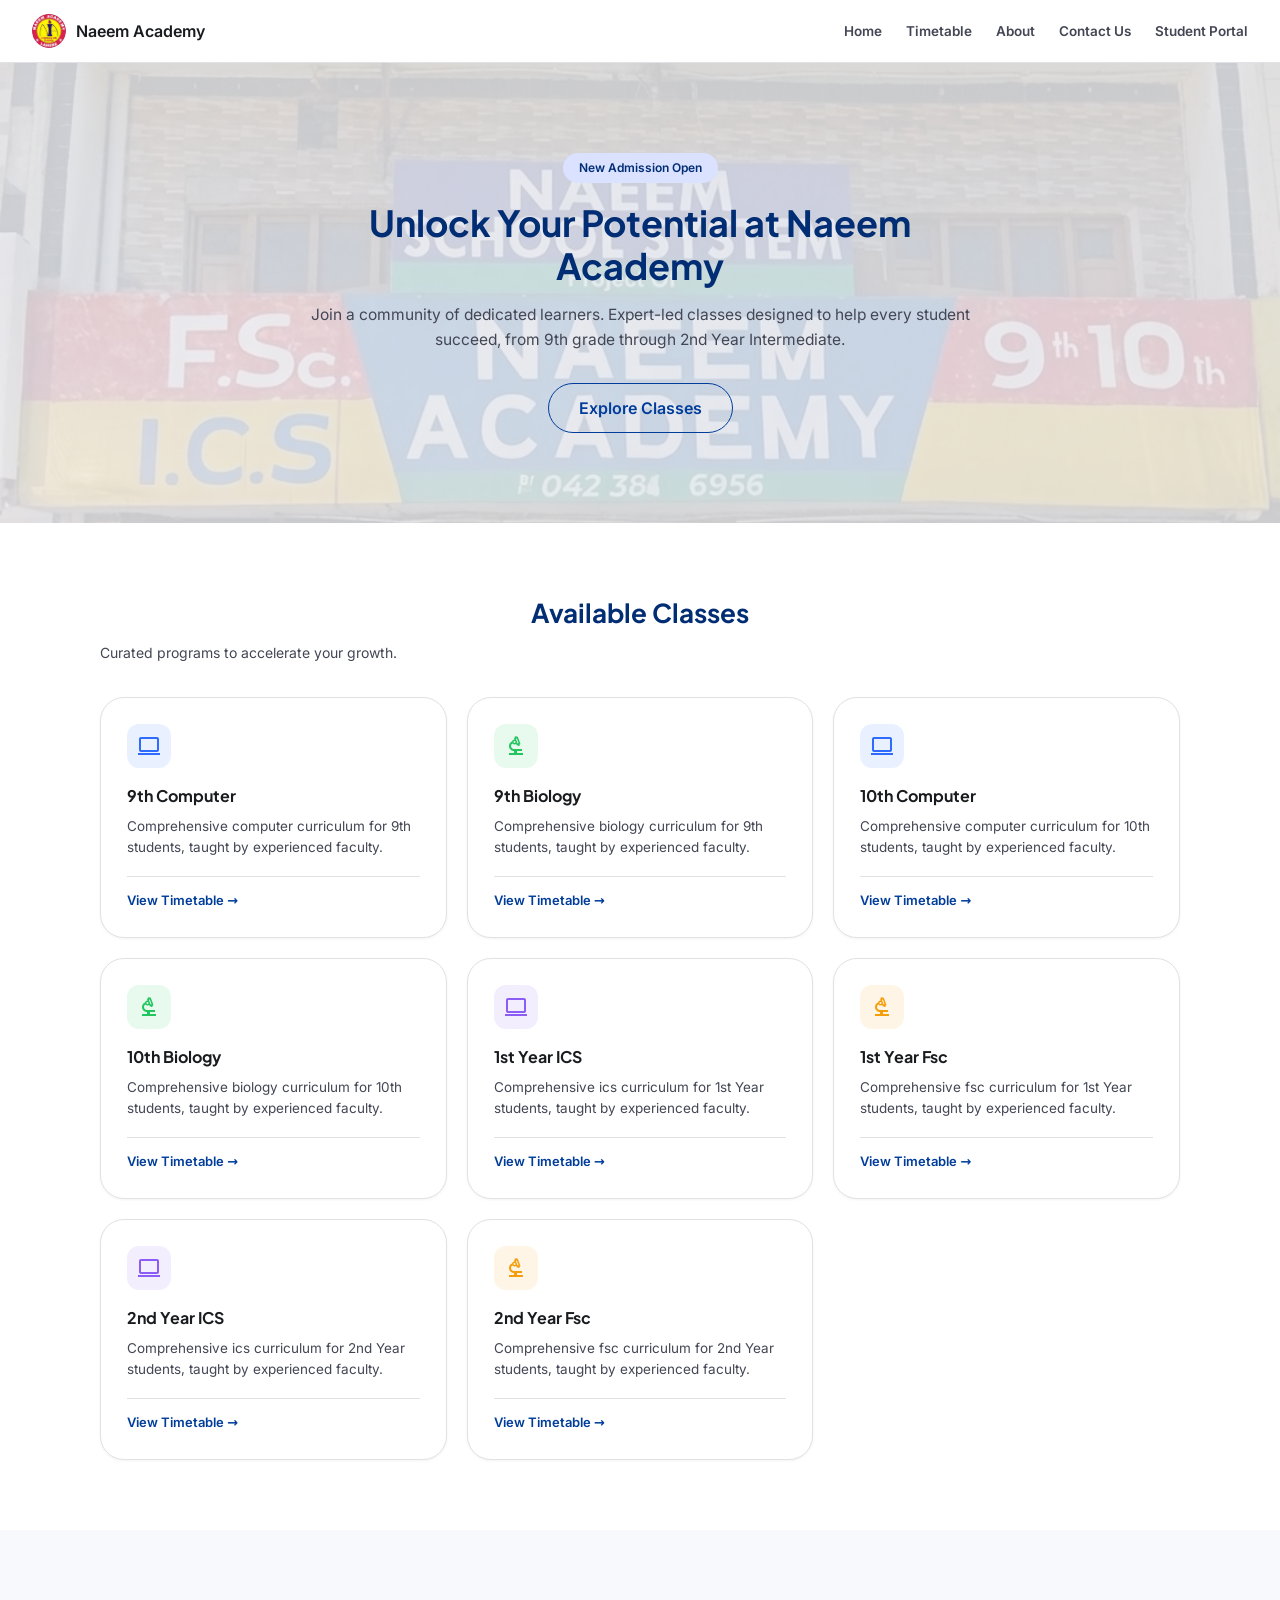
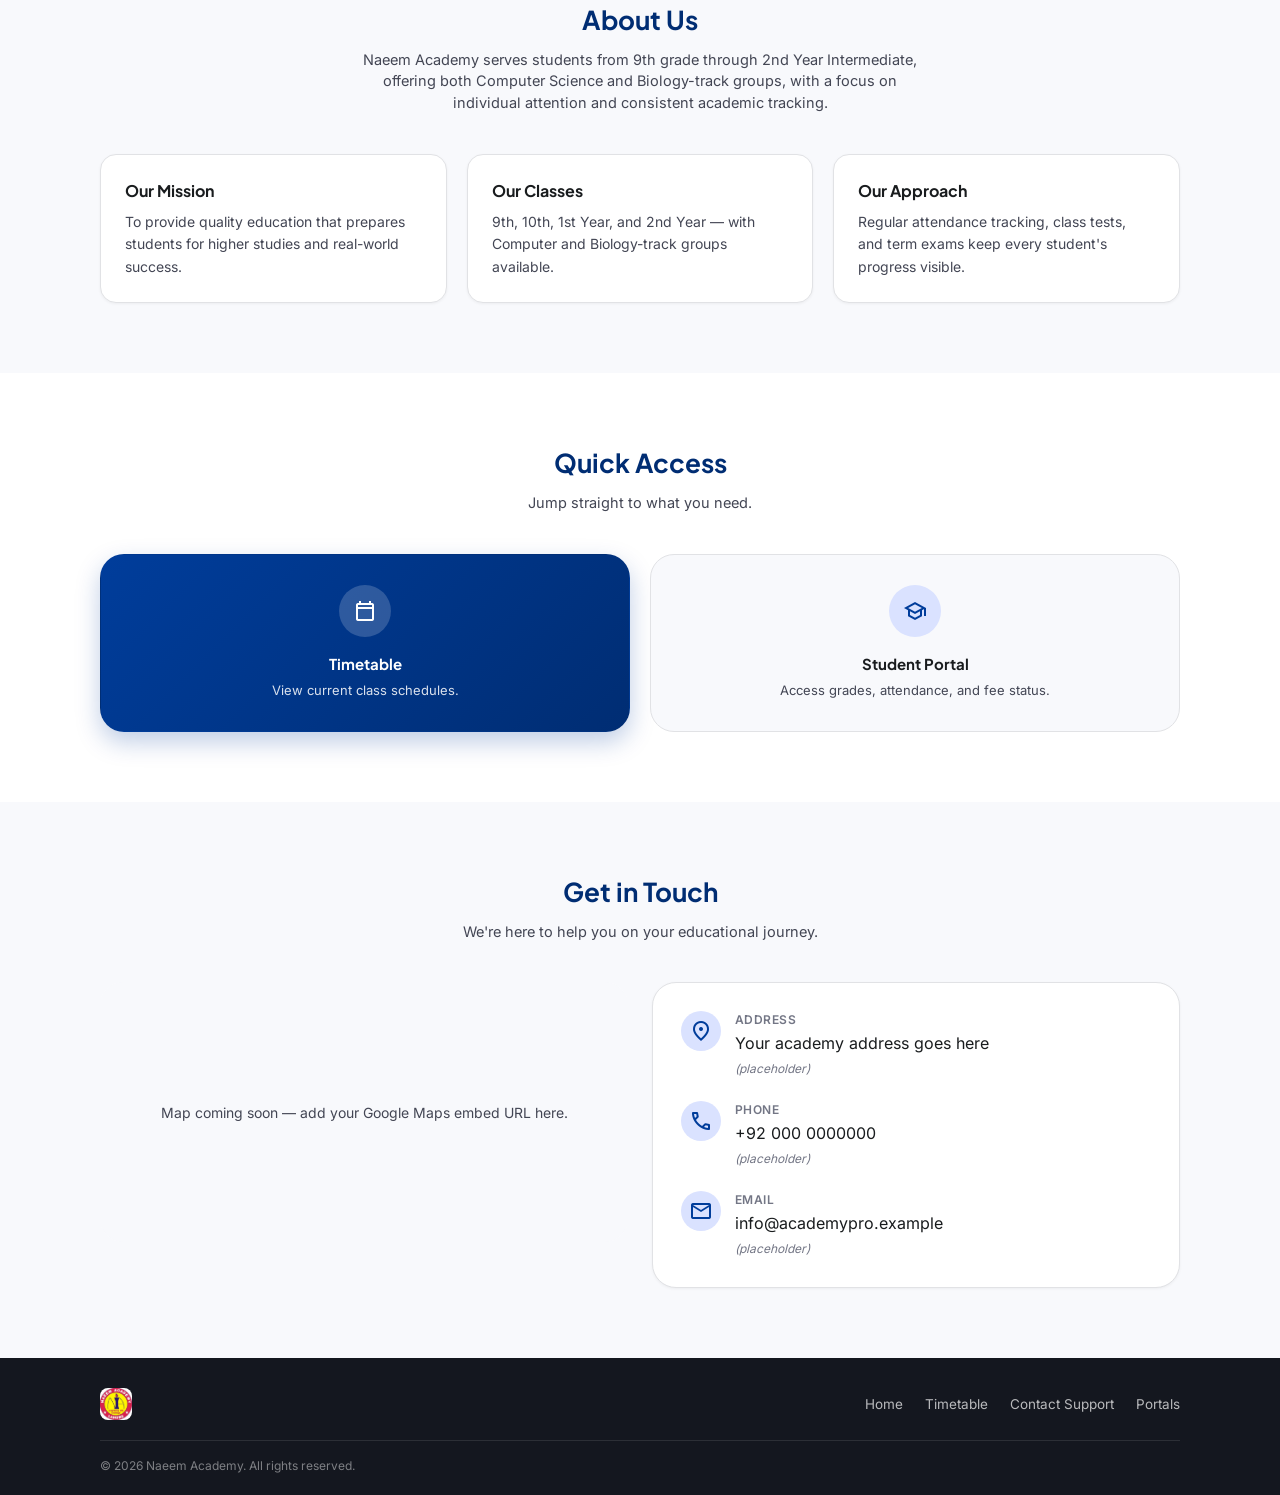
<file: index.html>
<!DOCTYPE html>
<html lang="en">
<head>
<meta charset="UTF-8" />
<meta name="viewport" content="width=device-width, initial-scale=1.0" />
<title>Naeem Academy - Home</title>
<link rel="stylesheet" href="fonts/fonts.css" />
<link rel="stylesheet" href="css/site.css" />
<link rel="stylesheet" href="css/landing.css" />
<link rel="icon" type="image/png" href="assets/favicon.png" />
</head>
<body class="public-body">

<a href="#main-content" class="sr-only-focusable">Skip to main content</a>

<header class="site-nav">
  <a href="#home" class="site-brand">
    <img src="assets/logo.jpg" alt="Naeem Academy logo" />
    <span>Naeem Academy</span>
  </a>
  <button type="button" class="public-nav-toggle" id="public-nav-toggle" aria-label="Open menu" aria-expanded="false">
    <span class="material-symbols-outlined">menu</span>
  </button>
  <nav class="site-nav-links" id="public-nav-links">
    <a href="#home">Home</a>
    <a href="timetable.html">Timetable</a>
    <a href="#about">About</a>
    <a href="#contact">Contact Us</a>
    <a href="student-login.html">Student Portal</a>
  </nav>
</header>

<main id="main-content">

  <section id="home" class="hero" style="background-image: url('assets/background.png');">
    <div class="hero-overlay"></div>
    <div class="hero-content">
      <span class="hero-badge">New Admission Open</span>
      <h1>Unlock Your Potential at Naeem Academy</h1>
      <p class="hero-tagline">Join a community of dedicated learners. Expert-led classes designed to help every student succeed, from 9th grade through 2nd Year Intermediate.</p>
      <a href="#classes" class="hero-cta">Explore Classes</a>
    </div>
  </section>

  <section id="classes" class="public-section">
    <div class="public-section-inner">
      <h2 class="section-heading-left">Available Classes</h2>
      <p class="section-lede-left">Curated programs to accelerate your growth.</p>

      <div class="class-grid" id="classGrid"></div>
    </div>
  </section>

  <section id="about" class="public-section public-section-alt">
    <div class="public-section-inner">
      <h2>About Us</h2>
      <p class="public-lede">
        Naeem Academy serves students from 9th grade through 2nd Year Intermediate, offering
        both Computer Science and Biology-track groups, with a focus on individual attention
        and consistent academic tracking.
      </p>
      <div class="about-grid">
        <div class="about-card">
          <h3>Our Mission</h3>
          <p>To provide quality education that prepares students for higher studies and real-world success.</p>
        </div>
        <div class="about-card">
          <h3>Our Classes</h3>
          <p>9th, 10th, 1st Year, and 2nd Year — with Computer and Biology-track groups available.</p>
        </div>
        <div class="about-card">
          <h3>Our Approach</h3>
          <p>Regular attendance tracking, class tests, and term exams keep every student's progress visible.</p>
        </div>
      </div>
    </div>
  </section>

  <section id="portals" class="public-section">
    <div class="public-section-inner">
      <h2>Quick Access</h2>
      <p class="public-lede">Jump straight to what you need.</p>
      <div class="quick-grid">
        <a href="timetable.html" class="quick-card quick-card-highlight">
          <div class="quick-card-icon"><span class="material-symbols-outlined">calendar_today</span></div>
          <h3>Timetable</h3>
          <p>View current class schedules.</p>
        </a>
        <a href="student-login.html" class="quick-card">
          <div class="quick-card-icon"><span class="material-symbols-outlined">school</span></div>
          <h3>Student Portal</h3>
          <p>Access grades, attendance, and fee status.</p>
        </a>
      </div>
    </div>
  </section>

  <section id="contact" class="public-section public-section-alt">
    <div class="public-section-inner">
      <h2>Get in Touch</h2>
      <p class="public-lede">We're here to help you on your educational journey.</p>
      <div class="contact-grid">
        <div class="contact-map">
          Map coming soon &mdash; add your Google Maps embed URL here.
        </div>
        <div class="contact-details-card">
          <div class="contact-row">
            <span class="contact-icon"><span class="material-symbols-outlined">location_on</span></span>
            <div>
              <div class="contact-label">Address</div>
              <div>Your academy address goes here<br><span class="placeholder-note">(placeholder)</span></div>
            </div>
          </div>
          <div class="contact-row">
            <span class="contact-icon"><span class="material-symbols-outlined">call</span></span>
            <div>
              <div class="contact-label">Phone</div>
              <div>+92 000 0000000<br><span class="placeholder-note">(placeholder)</span></div>
            </div>
          </div>
          <div class="contact-row">
            <span class="contact-icon"><span class="material-symbols-outlined">mail</span></span>
            <div>
              <div class="contact-label">Email</div>
              <div>info@academypro.example<br><span class="placeholder-note">(placeholder)</span></div>
            </div>
          </div>
        </div>
      </div>
    </div>
  </section>

</main>

<footer class="site-footer">
  <div class="site-footer-inner">
    <div class="site-footer-brand">
      <img src="assets/logo.jpg" alt="Naeem Academy logo" />
    </div>
    <nav class="site-footer-links">
      <a href="#home">Home</a>
      <a href="timetable.html">Timetable</a>
      <a href="#contact">Contact Support</a>
      <a href="#portals">Portals</a>
    </nav>
  </div>
  <p class="site-footer-copyright">&copy; 2026 Naeem Academy. All rights reserved.</p>
</footer>

<script src="js/home.js"></script>
</body>
</html>
</file>
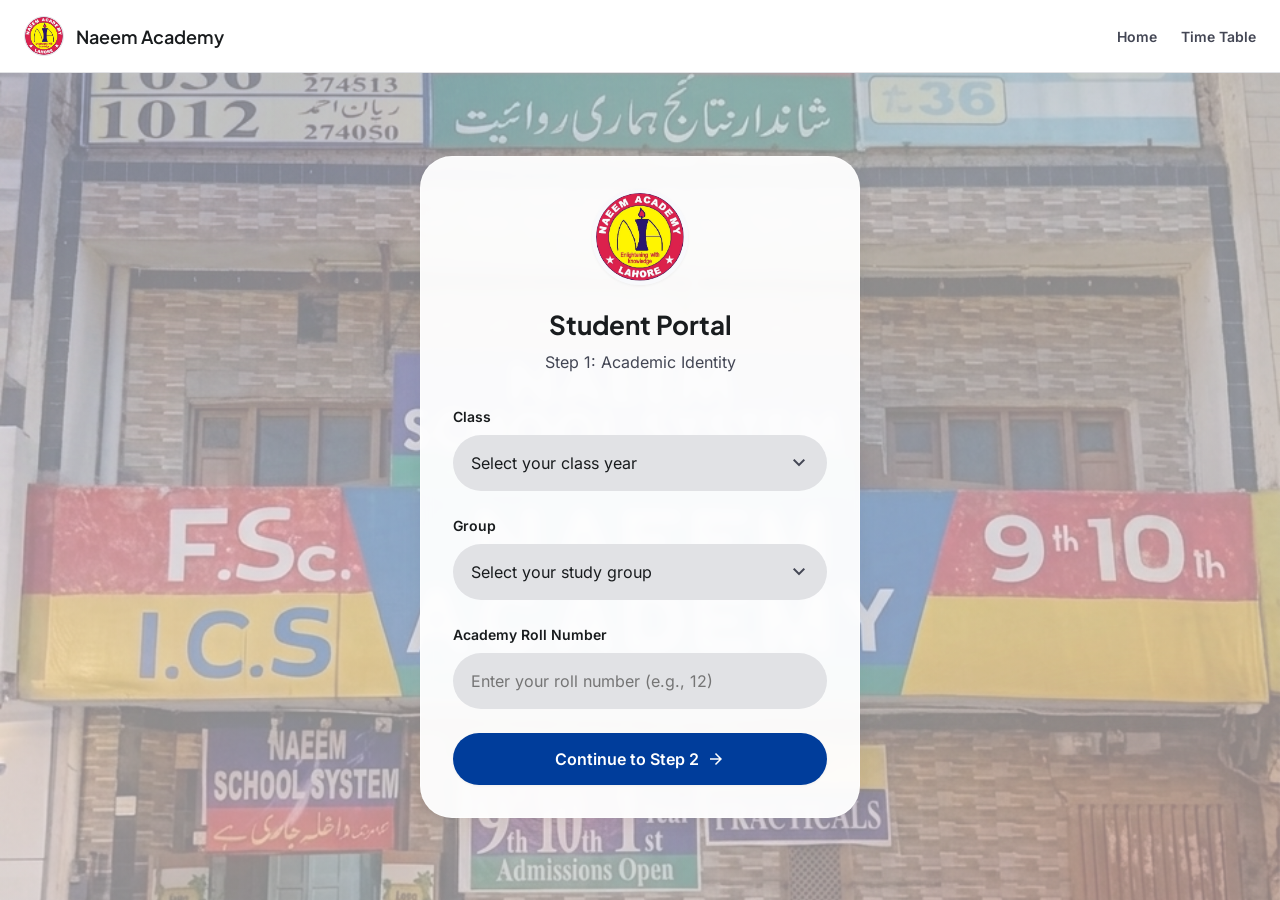
<file: attendance.html>
<!DOCTYPE html>
<html lang="en">
<head>
<meta charset="UTF-8" />
<meta name="viewport" content="width=device-width, initial-scale=1.0" />
<title>Naeem Academy - Attendance</title>
<link rel="stylesheet" href="fonts/fonts.css" />
<link rel="stylesheet" href="css/site.css" />
<link rel="icon" type="image/png" href="assets/favicon.png" />
</head>
<body>
  <div class="page-shell">
    <aside id="sidebar" class="sidebar"></aside>

    <nav id="mobileNav" class="mobile-nav" aria-label="Mobile navigation"></nav>
    <div id="notifModal" class="modal-overlay"></div>

    <div class="page-content">
      <header id="topbar" class="topbar"></header>

      <main class="page-main">
        <section class="profile-header-card">
          <div class="stack-row">
            <div class="avatar-circle"><span class="material-symbols-outlined">person</span></div>
            <div>
              <h1 class="page-title" id="headName"></h1>
              <p class="text-muted" id="headId" style="margin:2px 0 0;"></p>
            </div>
          </div>
          <div style="text-align:right;">
            <span class="text-label">Today's Attendance</span>
            <div id="headStatus" style="margin-top:8px;"></div>
          </div>
        </section>

        <div class="grid grid-3">
          <div class="stat-card" style="flex-direction:row; align-items:center;">
            <div class="avatar-circle" style="background:rgb(134,239,172); color:rgb(21,128,61);">
              <span class="material-symbols-outlined">check_circle</span>
            </div>
            <div>
              <div class="page-title" id="countPresent">0</div>
              <span class="text-label">Present</span>
            </div>
          </div>
          <div class="stat-card" style="flex-direction:row; align-items:center;">
            <div class="avatar-circle" style="background:rgb(254,226,226); color:rgb(220,38,38);">
              <span class="material-symbols-outlined">cancel</span>
            </div>
            <div>
              <div class="page-title" id="countAbsent">0</div>
              <span class="text-label">Absent</span>
            </div>
          </div>
          <div class="stat-card" style="flex-direction:row; align-items:center;">
            <div class="avatar-circle" style="background:rgb(254,243,199); color:rgb(217,119,6);">
              <span class="material-symbols-outlined">warning</span>
            </div>
            <div>
              <div class="page-title" id="countLeave">0</div>
              <span class="text-label">Leave</span>
            </div>
          </div>
        </div>

        <section class="table-card">
          <div class="cal-header">
            <div class="cal-title-row">
              <h2 class="section-title">Monthly Attendance</h2>
              <div class="month-switch">
                <button id="prevMonth" type="button" aria-label="Previous month"><span class="material-symbols-outlined" style="font-size:18px;">chevron_left</span></button>
                <span id="monthLabel">&mdash;</span>
                <button id="nextMonth" type="button" aria-label="Next month"><span class="material-symbols-outlined" style="font-size:18px;">chevron_right</span></button>
              </div>
            </div>
            <div class="cal-legend">
              <span><span class="dot" style="background:#dcfce7;"></span>Present</span>
              <span><span class="dot" style="background:#fee2e2;border:1px solid #dc2626;"></span>Absent</span>
              <span><span class="dot" style="background:#fef3c7;border:1px solid #d97706;"></span>Leave</span>
              <span><span class="dot" style="background:#dbeafe;border:1px solid #1d4ed8;"></span>Holiday</span>
              <span><span class="dot" style="border:1.5px dashed var(--color-outline-light);"></span>No Record</span>
            </div>
          </div>
          <div class="cal-grid" id="calGrid"></div>
        </section>
      </main>

      <footer class="table-card" style="border-radius:0; text-align:center; box-shadow:none; border-top:1px solid var(--color-line); margin-top:auto;">
        <span class="text-label" style="text-transform:none; letter-spacing:normal;">&copy; 2026 Naeem Academy. All rights reserved.</span>
      </footer>
      <div class="mobile-nav-spacer"></div>
    </div>
  </div>

  <script src="js/common.js"></script>
  <script src="js/layout.js"></script>
  <script src="js/attendance.js"></script>
</body>
</html>
</file>
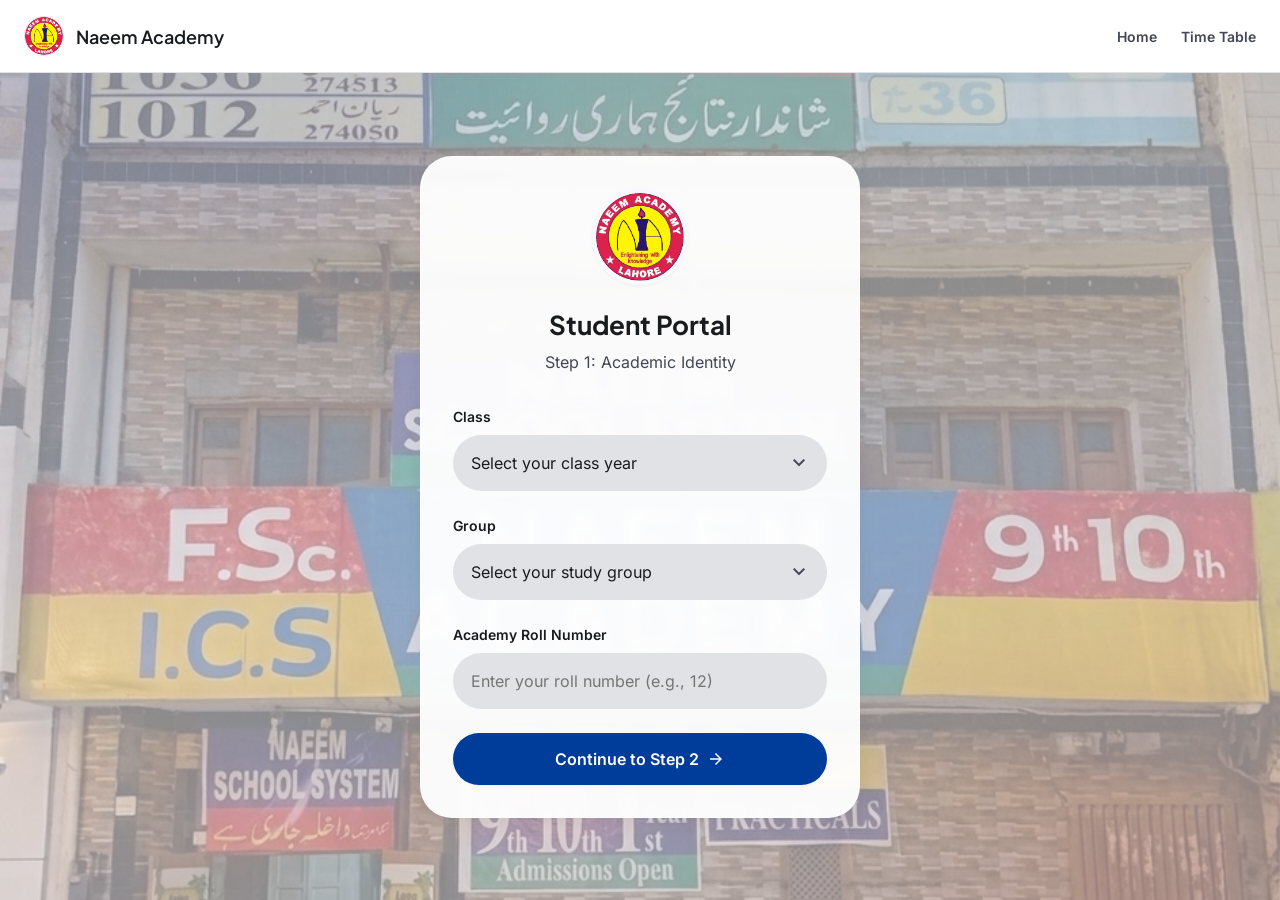
<file: classtest.html>
<!DOCTYPE html>
<html lang="en">
<head>
<meta charset="UTF-8" />
<meta name="viewport" content="width=device-width, initial-scale=1.0" />
<title>Naeem Academy - Class Tests</title>
<link rel="stylesheet" href="fonts/fonts.css" />
<link rel="stylesheet" href="css/site.css" />
<link rel="icon" type="image/png" href="assets/favicon.png" />
</head>
<body>
  <div class="page-shell">
    <aside id="sidebar" class="sidebar"></aside>

    <nav id="mobileNav" class="mobile-nav" aria-label="Mobile navigation"></nav>
    <div id="notifModal" class="modal-overlay"></div>

    <div class="page-content">
      <header id="topbar" class="topbar"></header>

      <main class="page-main">
        <section class="table-card">
          <div class="stack-row-between" style="margin-bottom:24px;">
            <h2 class="section-title">Class Tests</h2>
            <div class="select-filter-wrap">
              <select class="select-filter" id="subjectFilter"></select>
              <span class="material-symbols-outlined control-chevron-right" style="font-size:18px;">expand_more</span>
            </div>
          </div>
          <div class="table-scroll">
            <table class="data-table" id="testTable">
              <thead>
                <tr><th>Test</th><th>Date</th><th>Obtained</th><th>Total</th><th>Percentage</th><th>Grade</th></tr>
              </thead>
              <tbody id="testBody"></tbody>
            </table>
          </div>
          <div class="empty-state" id="emptyState" style="display:none;">No class tests recorded yet.</div>
        </section>
      </main>

      <footer class="table-card" style="border-radius:0; text-align:center; box-shadow:none; border-top:1px solid var(--color-line); margin-top:auto;">
        <span class="text-label" style="text-transform:none; letter-spacing:normal;">&copy; 2026 Naeem Academy. All rights reserved.</span>
      </footer>
      <div class="mobile-nav-spacer"></div>
    </div>
  </div>

  <script src="js/common.js"></script>
  <script src="js/layout.js"></script>
  <script src="js/classtest.js"></script>
</body>
</html>
</file>
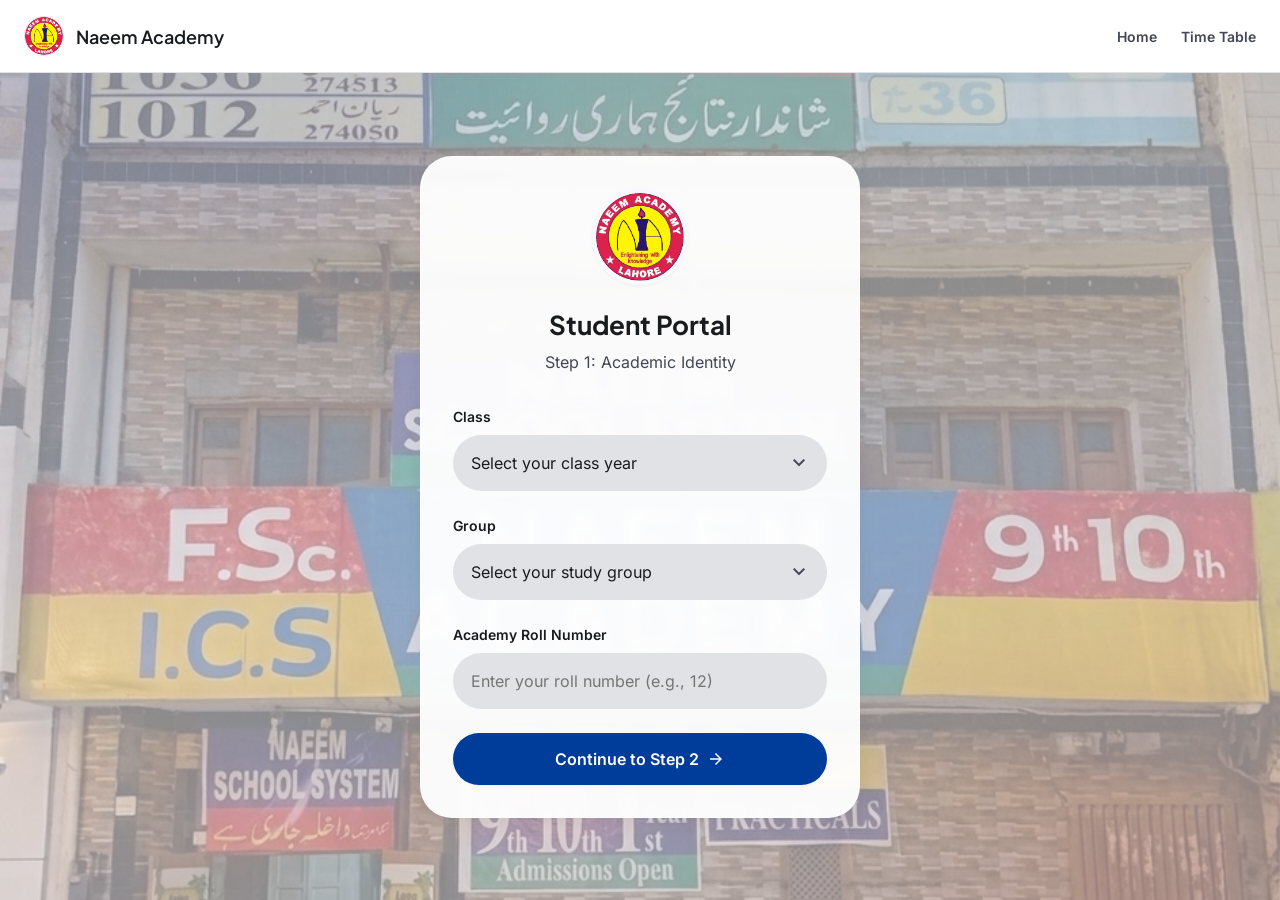
<file: dashboard.html>
<!DOCTYPE html>
<html lang="en">
<head>
<meta charset="UTF-8" />
<meta name="viewport" content="width=device-width, initial-scale=1.0" />
<title>Naeem Academy - Student Dashboard</title>
<link rel="stylesheet" href="fonts/fonts.css" />
<link rel="stylesheet" href="css/site.css" />
<link rel="icon" type="image/png" href="assets/favicon.png" />
</head>
<body>
  <div class="page-shell">
    <aside id="sidebar" class="sidebar"></aside>

    <nav id="mobileNav" class="mobile-nav" aria-label="Mobile navigation"></nav>
    <div id="notifModal" class="modal-overlay"></div>

    <div class="page-content">
      <header id="topbar" class="topbar"></header>

      <main class="page-main">
        <section class="welcome-card">
          <h1 class="text-display-script" id="welcomeName">Welcome</h1>
          <p class="text-muted" style="margin-top:12px;">Here's what's happening with your studies today.</p>
        </section>

        <div class="grid grid-6">
          <div class="stat-card col-span-2">
            <div class="stack-row-between">
              <span class="text-label">Monthly Fee</span>
              <span class="material-symbols-outlined stat-icon">payments</span>
            </div>
            <div class="stat-value" id="statMonthlyFee">&mdash;</div>
          </div>

          <div class="stat-card col-span-2">
            <div class="stack-row-between">
              <span class="text-label">Fee Status</span>
              <span class="material-symbols-outlined stat-icon">check_circle</span>
            </div>
            <div id="statFeeStatus"></div>
          </div>

          <div class="stat-card col-span-2">
            <div class="stack-row-between">
              <span class="text-label">Attendance Status</span>
              <span class="material-symbols-outlined stat-icon">check_circle</span>
            </div>
            <div class="stat-value" id="statAttendance">&mdash;</div>
          </div>

          <div class="exam-card col-span-3">
            <div class="stack-row-between">
              <div>
                <span class="text-label">Recent Class Test</span>
                <div class="text-muted" style="font-size:11px; text-transform:uppercase; letter-spacing:0.05em; margin-top:4px;" id="ctLabel">&nbsp;</div>
              </div>
              <span class="material-symbols-outlined" style="color:var(--color-primary);">quiz</span>
            </div>
            <div class="exam-score" id="ctScore">&mdash;</div>
            <div class="exam-footer" id="ctActions"></div>
          </div>

          <div class="exam-card col-span-3">
            <div class="stack-row-between">
              <div>
                <span class="text-label">Recent Test Session</span>
                <div class="text-muted" style="font-size:11px; text-transform:uppercase; letter-spacing:0.05em; margin-top:4px;" id="tsLabel">&nbsp;</div>
              </div>
              <span class="material-symbols-outlined" style="color:#a7391e;">assignment</span>
            </div>
            <div class="exam-score" id="tsScore">&mdash;</div>
            <div class="exam-footer" id="tsActions"></div>
          </div>
        </div>
      </main>

      <footer class="table-card" style="border-radius:0; text-align:center; box-shadow:none; border-top:1px solid var(--color-line); margin-top:auto;">
        <span class="text-label" style="text-transform:none; letter-spacing:normal;">&copy; 2026 Naeem Academy. All rights reserved.</span>
      </footer>
      <div class="mobile-nav-spacer"></div>
    </div>
  </div>

  <script src="js/common.js"></script>
  <script src="js/layout.js"></script>
  <script src="js/dashboard.js"></script>
</body>
</html>
</file>
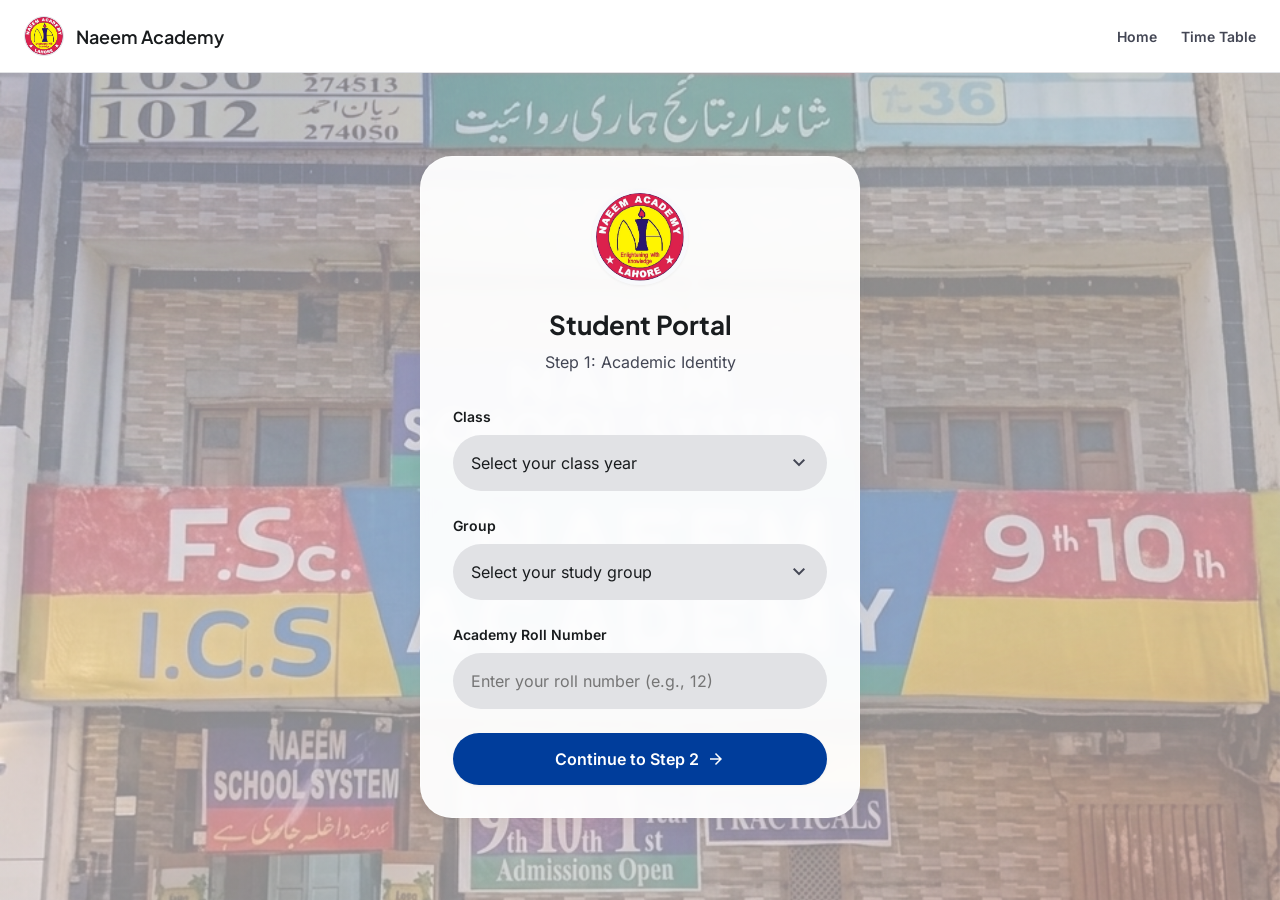
<file: fees.html>
<!DOCTYPE html>
<html lang="en">
<head>
<meta charset="UTF-8" />
<meta name="viewport" content="width=device-width, initial-scale=1.0" />
<title>Naeem Academy - Fees</title>
<link rel="stylesheet" href="fonts/fonts.css" />
<link rel="stylesheet" href="css/site.css" />
<link rel="icon" type="image/png" href="assets/favicon.png" />
</head>
<body>
  <div class="page-shell">
    <aside id="sidebar" class="sidebar"></aside>

    <nav id="mobileNav" class="mobile-nav" aria-label="Mobile navigation"></nav>
    <div id="notifModal" class="modal-overlay"></div>

    <div class="page-content">
      <header id="topbar" class="topbar"></header>

      <main class="page-main">
        <section class="profile-header-card">
          <div class="stack-row">
            <div class="avatar-circle"><span class="material-symbols-outlined">person</span></div>
            <div>
              <h1 class="page-title" id="headName"></h1>
              <p class="text-muted" id="headId" style="margin:2px 0 0;"></p>
            </div>
          </div>
          <div style="text-align:right;">
            <span class="text-label">Fee Management Status</span>
            <div id="headStatus" style="margin-top:8px;"></div>
          </div>
        </section>

        <div class="grid grid-3">
          <div class="stat-card">
            <div class="stack-row-between">
              <span class="text-label">Monthly Fee</span>
              <span class="material-symbols-outlined stat-icon">payments</span>
            </div>
            <div class="stat-value" id="monthlyFee">&mdash;</div>
          </div>
          <div class="stat-card">
            <div class="stack-row-between">
              <span class="text-label">Fee Status</span>
              <span class="material-symbols-outlined stat-icon">check_circle</span>
            </div>
            <div id="feeStatus"></div>
          </div>
          <div class="stat-card">
            <div class="stack-row-between">
              <span class="text-label">Remaining Fee</span>
              <span class="material-symbols-outlined stat-icon">account_balance_wallet</span>
            </div>
            <div class="stat-value" id="remainingFee">&mdash;</div>
          </div>
        </div>

        <div class="grid grid-2">
          <div class="stat-card">
            <div class="stack-row-between">
              <span class="text-label">Current Month</span>
              <span class="material-symbols-outlined stat-icon">calendar_today</span>
            </div>
            <div class="stat-value" style="font-size:20px;" id="currentMonth">&mdash;</div>
          </div>
          <div class="stat-card">
            <div class="stack-row-between">
              <span class="text-label">Paid Date</span>
              <span class="material-symbols-outlined stat-icon">event_available</span>
            </div>
            <div class="stat-value" style="font-size:20px;" id="paidDate">&mdash;</div>
          </div>
        </div>

        <section class="table-card">
          <div class="stack-row" style="margin-bottom:20px;">
            <span class="material-symbols-outlined" style="color:var(--color-primary);">history</span>
            <h2 class="section-title">Fee History</h2>
          </div>
          <div class="table-scroll">
            <table class="data-table">
              <thead>
                <tr><th>Month</th><th>Status</th><th>Date</th></tr>
              </thead>
              <tbody id="feeHistoryBody"></tbody>
            </table>
          </div>
        </section>
      </main>

      <footer class="table-card" style="border-radius:0; text-align:center; box-shadow:none; border-top:1px solid var(--color-line); margin-top:auto;">
        <span class="text-label" style="text-transform:none; letter-spacing:normal;">&copy; 2026 Naeem Academy. All rights reserved.</span>
      </footer>
      <div class="mobile-nav-spacer"></div>
    </div>
  </div>

  <script src="js/common.js"></script>
  <script src="js/layout.js"></script>
  <script src="js/fees.js"></script>
</body>
</html>
</file>
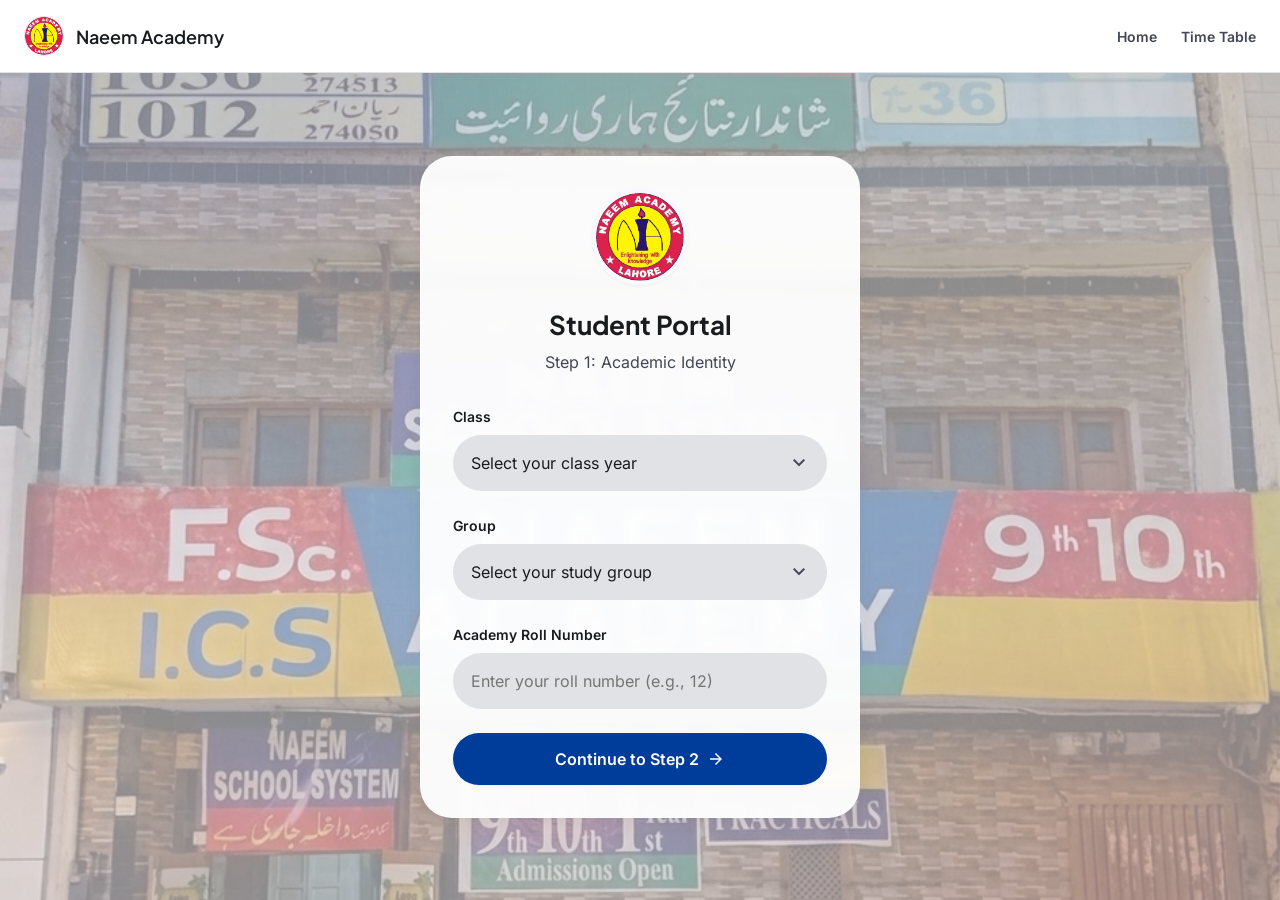
<file: profile.html>
<!DOCTYPE html>
<html lang="en">
<head>
<meta charset="UTF-8" />
<meta name="viewport" content="width=device-width, initial-scale=1.0" />
<title>Naeem Academy - Profile</title>
<link rel="stylesheet" href="fonts/fonts.css" />
<link rel="stylesheet" href="css/site.css" />
<link rel="icon" type="image/png" href="assets/favicon.png" />
</head>
<body>
  <div class="page-shell">
    <aside id="sidebar" class="sidebar"></aside>

    <nav id="mobileNav" class="mobile-nav" aria-label="Mobile navigation"></nav>
    <div id="notifModal" class="modal-overlay"></div>

    <div class="page-content">
      <header id="topbar" class="topbar"></header>

      <main class="page-main" style="align-items:center;">
        <div class="table-card" style="width:100%; max-width:640px; display:flex; flex-direction:column; align-items:center; gap:var(--space-8); text-align:center;">
          <div style="display:flex; flex-direction:column; align-items:center; gap:var(--space-4);">
            <div class="avatar-circle lg"><span class="material-symbols-outlined">person</span></div>
            <h1 class="section-title" id="pName"></h1>
          </div>

          <div class="grid grid-2" style="width:100%; text-align:left;">
            <div class="info-tile">
              <div class="icon-chip" style="background:#73f8e6; color:#00675d;">
                <span class="material-symbols-outlined">badge</span>
              </div>
              <div>
                <div class="info-label">Student ID</div>
                <div class="info-value" id="pStudentId"></div>
              </div>
            </div>
            <div class="info-tile">
              <div class="icon-chip" style="background:var(--color-primary-soft); color:var(--color-primary);">
                <span class="material-symbols-outlined">school</span>
              </div>
              <div>
                <div class="info-label">Class</div>
                <div class="info-value" id="pClass"></div>
              </div>
            </div>
            <div class="info-tile">
              <div class="icon-chip" style="background:#ffdad2; color:#862208;">
                <span class="material-symbols-outlined">groups</span>
              </div>
              <div>
                <div class="info-label">Group</div>
                <div class="info-value" id="pGroup"></div>
              </div>
            </div>
            <div class="info-tile">
              <div class="icon-chip" style="background:#dcfce7; color:#15803d;">
                <span class="material-symbols-outlined">payments</span>
              </div>
              <div>
                <div class="info-label">Monthly Fee</div>
                <div class="info-value" id="pFee"></div>
              </div>
            </div>
          </div>
        </div>
      </main>

      <footer class="table-card" style="border-radius:0; text-align:center; box-shadow:none; border-top:1px solid var(--color-line); margin-top:auto;">
        <span class="text-label" style="text-transform:none; letter-spacing:normal;">&copy; 2026 Naeem Academy. All rights reserved.</span>
      </footer>
      <div class="mobile-nav-spacer"></div>
    </div>
  </div>

  <script src="js/common.js"></script>
  <script src="js/layout.js"></script>
  <script src="js/profile.js"></script>
</body>
</html>
</file>
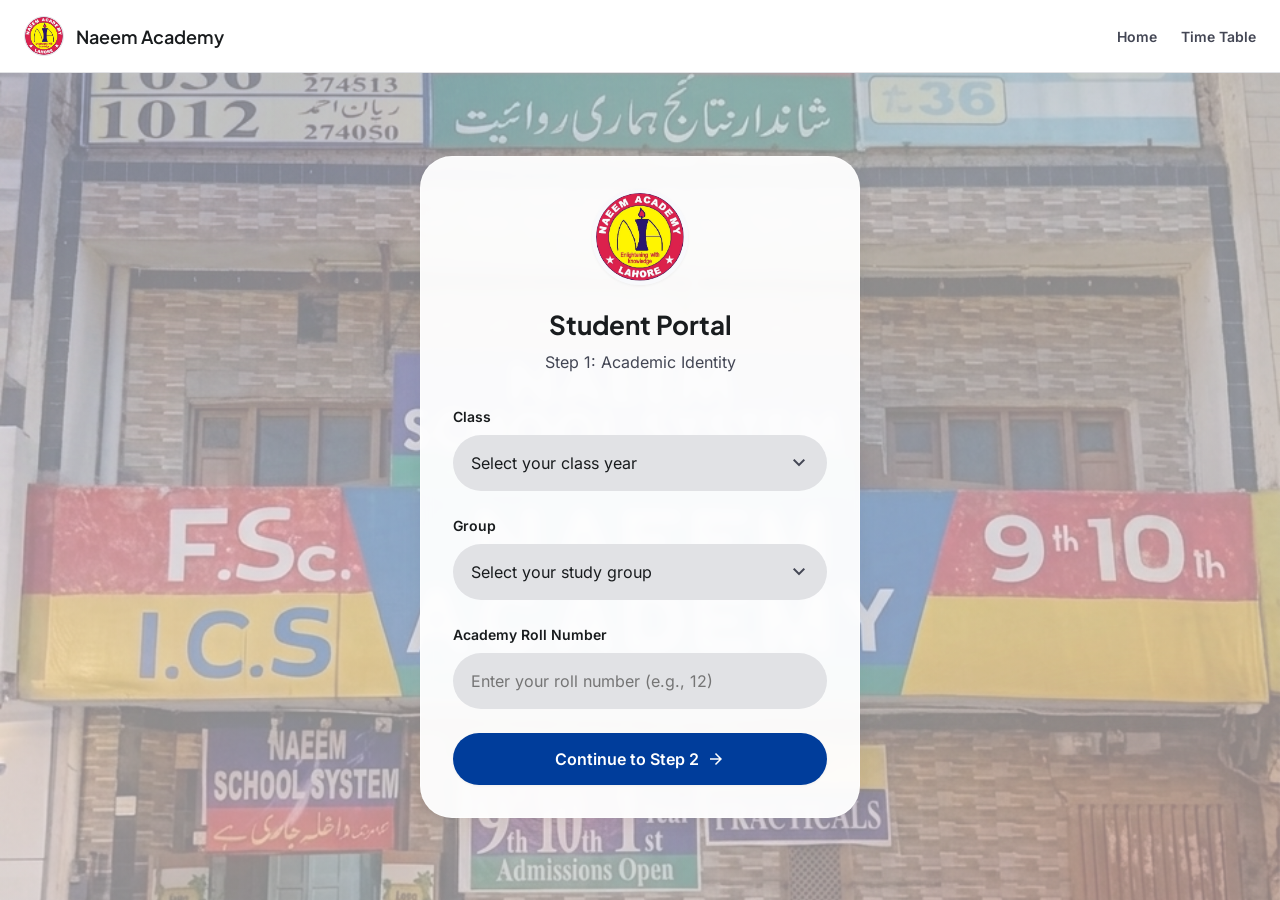
<file: student-login.html>
<!DOCTYPE html>
<html lang="en">
<head>
<meta charset="UTF-8" />
<meta name="viewport" content="width=device-width, initial-scale=1.0" />
<title>Naeem Academy - Student Login</title>
<link rel="stylesheet" href="fonts/fonts.css" />
<link rel="stylesheet" href="css/site.css" />
<link rel="icon" type="image/png" href="assets/favicon.png" />
</head>
<body class="auth-page">

  <header class="auth-header">
    <div class="brand">
      <img alt="Naeem Academy Logo" src="assets/logo.jpg" />
      <span>Naeem Academy</span>
    </div>
    <nav>
      <a href="index.html">Home</a>
      <a href="timetable.html">Time Table</a>
    </nav>
  </header>

  <!-- STEP 1 -->
  <main id="step1" class="step-panel auth-hero active">
    <div class="blob blob-1"></div>
    <div class="blob blob-2"></div>

    <div class="auth-card">
      <div class="auth-card-head">
        <img class="auth-logo" alt="Naeem Academy Logo" src="assets/logo.jpg" />
        <h1>Student Portal</h1>
        <p>Step 1: Academic Identity</p>
      </div>
      <form class="auth-form" id="step1Form" novalidate>
        <div class="field auth-field">
          <label for="class-select">Class</label>
          <div class="control-wrap">
            <select class="control control-pill" id="class-select" required disabled>
              <option selected value="">Loading classes&hellip;</option>
            </select>
            <span class="material-symbols-outlined control-chevron-right">expand_more</span>
          </div>
        </div>
        <div class="field auth-field">
          <label for="group-select">Group</label>
          <div class="control-wrap">
            <select class="control control-pill" id="group-select" required disabled>
              <option selected value="">Loading groups&hellip;</option>
            </select>
            <span class="material-symbols-outlined control-chevron-right">expand_more</span>
          </div>
        </div>
        <div class="field auth-field">
          <label for="roll-number">Academy Roll Number</label>
          <input class="control control-pill" id="roll-number" placeholder="Enter your roll number (e.g., 12)" required type="number" />
        </div>
        <p class="field-error" id="step1Error" role="alert" style="display:none;">
          <span class="material-symbols-outlined" style="font-size:18px;">error</span>
          <span id="step1ErrorText">We couldn't find a student matching those details.</span>
        </p>
        <div class="auth-field">
          <button class="btn btn-primary btn-block" type="submit">
            Continue to Step 2
            <span class="material-symbols-outlined" style="font-size:18px;">arrow_forward</span>
          </button>
        </div>
      </form>
    </div>
  </main>

  <!-- STEP 2 -->
  <main id="step2" class="step-panel auth-hero">
    <div class="auth-card">
      <div class="auth-card-head">
        <span class="auth-step-pill">Step 2 of 2</span>
        <img class="auth-logo" alt="Naeem Academy Logo" src="assets/logo.jpg" />
        <h1>Welcome Back</h1>
        <p>Please enter your password to continue.</p>
      </div>
      <form class="auth-form" id="step2Form" novalidate>
        <div class="field auth-field">
          <label for="student-id">Student ID</label>
          <div class="control-wrap">
            <span class="material-symbols-outlined control-icon-left">badge</span>
            <input class="control" id="student-id" readonly type="text" />
          </div>
        </div>
        <div class="field auth-field">
          <div class="stack-row-between" style="margin-bottom:8px;">
            <label for="password" style="margin-bottom:0;">Password</label>
            <a class="link-primary" href="#" id="forgotLink">Forgot Password?</a>
          </div>
          <div class="control-wrap">
            <span class="material-symbols-outlined control-icon-left">lock</span>
            <input class="control" id="password" placeholder="Enter your password" required type="password" />
            <button class="control-toggle-right" type="button" id="toggleVisibility" aria-label="Show password">
              <span class="material-symbols-outlined">visibility</span>
            </button>
          </div>
          <p class="field-error" id="step2Error" role="alert" style="display:none;">
            <span class="material-symbols-outlined" style="font-size:18px;">error</span>
            <span id="step2ErrorText">That password doesn't match this Student ID.</span>
          </p>
        </div>
        <div class="auth-field" style="display:flex; flex-direction:column; gap:16px;">
          <button class="btn btn-primary btn-block" type="submit">
            Log In
            <span class="material-symbols-outlined" style="font-size:18px;">arrow_forward</span>
          </button>
          <a class="auth-back link-quiet" href="#" id="backToStep1">Go back to Step 1</a>
        </div>
      </form>
    </div>
  </main>

  <script src="js/common.js"></script>
  <script src="js/auth.js"></script>
</body>
</html>
</file>
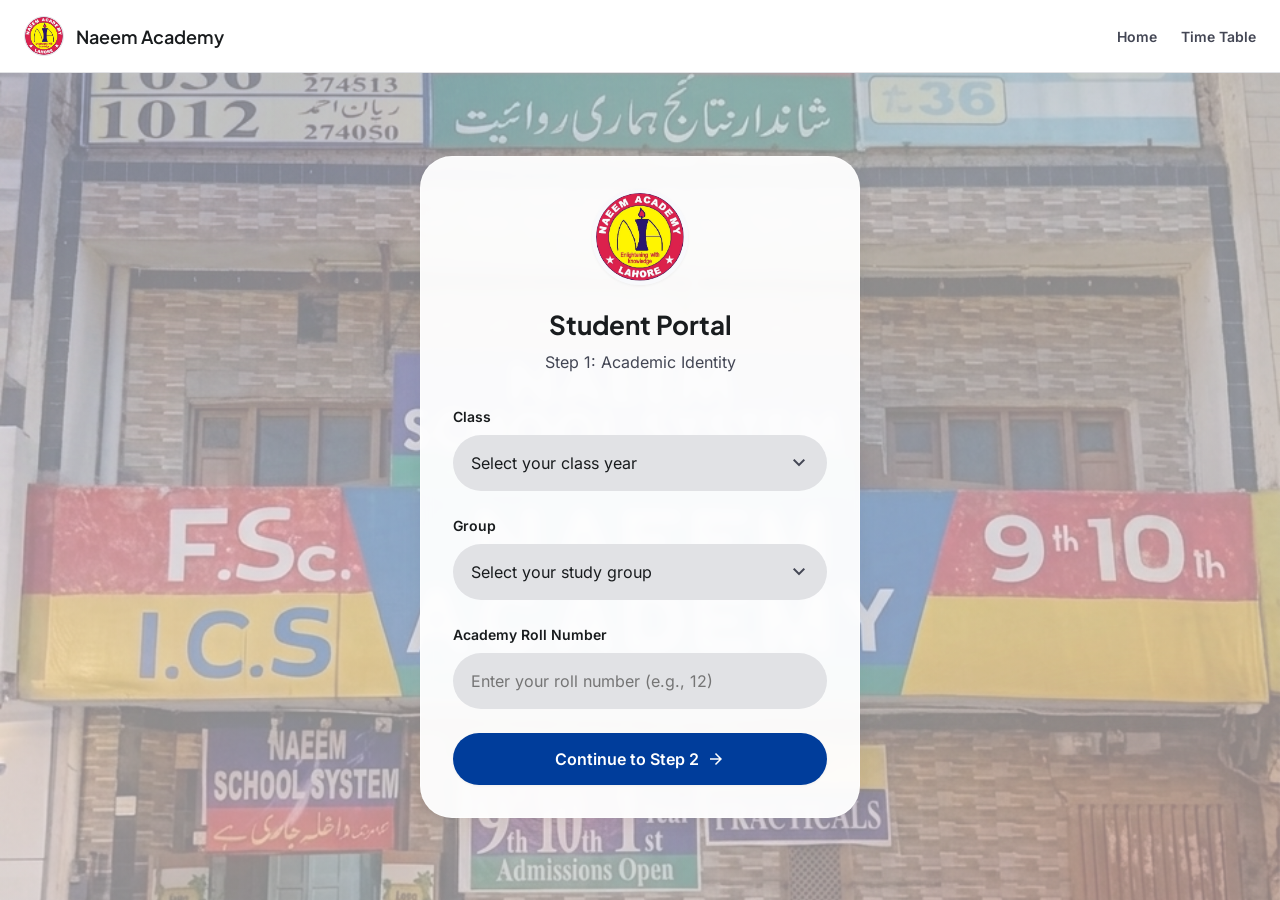
<file: testsession.html>
<!DOCTYPE html>
<html lang="en">
<head>
<meta charset="UTF-8" />
<meta name="viewport" content="width=device-width, initial-scale=1.0" />
<title>Naeem Academy - Test Sessions</title>
<link rel="stylesheet" href="fonts/fonts.css" />
<link rel="stylesheet" href="css/site.css" />
<link rel="icon" type="image/png" href="assets/favicon.png" />
</head>
<body>
  <div class="page-shell">
    <aside id="sidebar" class="sidebar"></aside>

    <nav id="mobileNav" class="mobile-nav" aria-label="Mobile navigation"></nav>
    <div id="notifModal" class="modal-overlay"></div>

    <div class="page-content">
      <header id="topbar" class="topbar"></header>

      <main class="page-main">
        <div class="grid grid-3" id="statGrid">
          <div class="stat-card" style="flex-direction:row; align-items:center;">
            <div class="avatar-circle" style="background:#e0e7ff; color:#4f46e5;"><span class="material-symbols-outlined">trophy</span></div>
            <div>
              <span class="text-label">Total Obtained Marks</span>
              <div class="page-title" id="statObtained">&mdash;</div>
            </div>
          </div>
          <div class="stat-card" style="flex-direction:row; align-items:center;">
            <div class="avatar-circle" style="background:#f3e8ff; color:#9333ea;"><span class="material-symbols-outlined">assessment</span></div>
            <div>
              <span class="text-label">Total Marks</span>
              <div class="page-title" id="statTotal">&mdash;</div>
            </div>
          </div>
          <div class="stat-card" style="flex-direction:row; align-items:center;">
            <div class="avatar-circle" style="background:#fff7ed; color:#ea580c;"><span class="material-symbols-outlined">calendar_today</span></div>
            <div>
              <span class="text-label">Result Date</span>
              <div class="page-title" style="font-size:18px;" id="statDate">&mdash;</div>
            </div>
          </div>
          <div class="stat-card" style="flex-direction:row; align-items:center;">
            <div class="avatar-circle" style="background:#f0fdf4; color:#16a34a;"><span class="material-symbols-outlined">military_tech</span></div>
            <div>
              <span class="text-label">Overall Grade</span>
              <div class="page-title" style="color:#15803d;" id="statGrade">&mdash;</div>
            </div>
          </div>
          <div class="stat-card" style="flex-direction:row; align-items:center;">
            <div class="avatar-circle" style="background:#f0fdfa; color:#0d9488;"><span class="material-symbols-outlined">pie_chart</span></div>
            <div>
              <span class="text-label">Percentage</span>
              <div class="page-title" id="statPercentage">&mdash;</div>
            </div>
          </div>
        </div>

        <section class="table-card" id="tableSection">
          <div class="stack-row-between" style="margin-bottom:24px;">
            <h2 class="section-title">Test Sessions</h2>
            <div class="select-filter-wrap">
              <select class="select-filter" id="sessionFilter"></select>
              <span class="material-symbols-outlined control-chevron-right" style="font-size:18px;">expand_more</span>
            </div>
          </div>
          <div class="table-scroll">
            <table class="data-table">
              <thead>
                <tr><th>Subject</th><th>Obtained Marks</th><th>Total Marks</th><th>Percentage</th><th>Grade</th></tr>
              </thead>
              <tbody id="sessionBody"></tbody>
            </table>
          </div>
        </section>

        <div class="empty-state" id="emptyState" style="display:none;">No test sessions recorded yet.</div>
      </main>

      <footer class="table-card" style="border-radius:0; text-align:center; box-shadow:none; border-top:1px solid var(--color-line); margin-top:auto;">
        <span class="text-label" style="text-transform:none; letter-spacing:normal;">&copy; 2026 Naeem Academy. All rights reserved.</span>
      </footer>
      <div class="mobile-nav-spacer"></div>
    </div>
  </div>

  <script src="js/common.js"></script>
  <script src="js/layout.js"></script>
  <script src="js/testsession.js"></script>
</body>
</html>
</file>
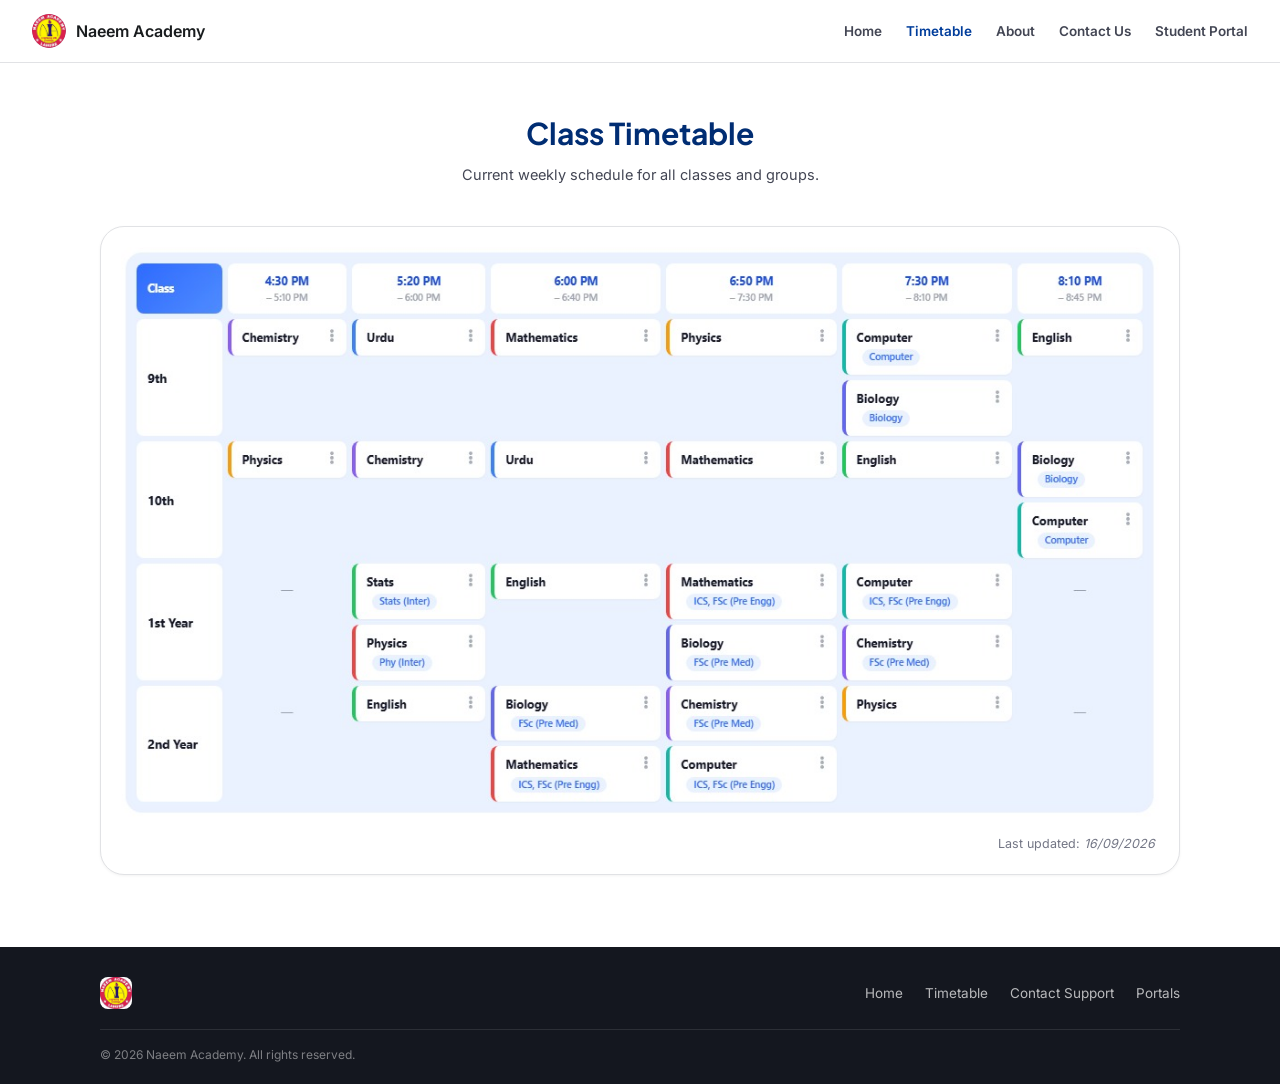
<file: timetable.html>
<!DOCTYPE html>
<html lang="en">
<head>
<meta charset="UTF-8" />
<meta name="viewport" content="width=device-width, initial-scale=1.0" />
<title>Naeem Academy - Timetable</title>
<link rel="stylesheet" href="fonts/fonts.css" />
<link rel="stylesheet" href="css/site.css" />
<link rel="stylesheet" href="css/landing.css" />
<link rel="icon" type="image/png" href="assets/favicon.png" />
</head>
<body class="public-body">

<a href="#main-content" class="sr-only-focusable">Skip to main content</a>

<header class="site-nav">
  <a href="index.html" class="site-brand">
    <img src="assets/logo.jpg" alt="Naeem Academy logo" />
    <span>Naeem Academy</span>
  </a>
  <button type="button" class="public-nav-toggle" id="public-nav-toggle" aria-label="Open menu" aria-expanded="false">
    <span class="material-symbols-outlined">menu</span>
  </button>
  <nav class="site-nav-links" id="public-nav-links">
    <a href="index.html#home">Home</a>
    <a href="timetable.html" style="color:var(--accent);">Timetable</a>
    <a href="index.html#about">About</a>
    <a href="index.html#contact">Contact Us</a>
    <a href="student-login.html">Student Portal</a>
  </nav>
</header>

<main id="main-content">
  <div class="timetable-page-header">
    <h1>Class Timetable</h1>
    <p>Current weekly schedule for all classes and groups.</p>
  </div>

  <div class="timetable-image-card">
    <img src="assets/timetable.png" alt="Naeem Academy weekly class timetable" />
    <p class="timetable-updated">Last updated: <em>16/09/2026</em></p>
  </div>
</main>

<footer class="site-footer">
  <div class="site-footer-inner">
    <div class="site-footer-brand">
      <img src="assets/logo.jpg" alt="Naeem Academy logo" />
    </div>
    <nav class="site-footer-links">
      <a href="index.html#home">Home</a>
      <a href="timetable.html">Timetable</a>
      <a href="index.html#contact">Contact Support</a>
      <a href="index.html#portals">Portals</a>
    </nav>
  </div>
  <p class="site-footer-copyright">&copy; 2026 Naeem Academy. All rights reserved.</p>
</footer>

<script src="js/home.js"></script>
</body>
</html>
</file>
<file: fonts/fonts.css>
/* ===========================================================
   AcademyPro — self-hosted fonts
   Replaces the Google Fonts / Material Symbols CDN links. All
   font files live in this folder, so the page never depends on
   an external font CDN being reachable (and never shows literal
   icon names like "dashboard" as text while a CDN is slow/down).

   The icon font below is NOT the full Material Symbols set —
   it's been trimmed to only the ~34 icons this project actually
   uses (see /tmp/icons.txt at build time), which is why it's
   ~250KB instead of Google's multi-megabyte default.
   =========================================================== */

@font-face {
  font-family: "Material Symbols Outlined";
  font-style: normal;
  font-weight: 400;
  font-display: block;
  src: url("material-symbols-outlined.woff2") format("woff2");
}
.material-symbols-outlined {
  font-family: "Material Symbols Outlined";
  font-weight: normal;
  font-style: normal;
  font-size: 24px;
  line-height: 1;
  letter-spacing: normal;
  text-transform: none;
  display: inline-block;
  white-space: nowrap;
  word-wrap: normal;
  direction: ltr;
  -webkit-font-smoothing: antialiased;
}

@font-face {
  font-family: "Inter";
  font-style: normal;
  font-weight: 400;
  font-display: swap;
  src: url("files/inter-latin-400-normal.woff2") format("woff2");
}
@font-face {
  font-family: "Inter";
  font-style: normal;
  font-weight: 600;
  font-display: swap;
  src: url("files/inter-latin-600-normal.woff2") format("woff2");
}

@font-face {
  font-family: "Plus Jakarta Sans";
  font-style: normal;
  font-weight: 600;
  font-display: swap;
  src: url("files/plus-jakarta-sans-latin-600-normal.woff2") format("woff2");
}
@font-face {
  font-family: "Plus Jakarta Sans";
  font-style: normal;
  font-weight: 700;
  font-display: swap;
  src: url("files/plus-jakarta-sans-latin-700-normal.woff2") format("woff2");
}

@font-face {
  font-family: "Pacifico";
  font-style: normal;
  font-weight: 400;
  font-display: swap;
  src: url("files/pacifico-latin-400-normal.woff2") format("woff2");
}
</file>
<file: css/site.css>
/* ===========================================================
   AcademyPro — main stylesheet (hand-written, no framework)
   ===========================================================
   This is the ONLY stylesheet the project needs. It replaces the
   previous Tailwind-based setup entirely: no build step, no
   utility-class soup in the HTML — just this file plus fonts.css.

   Structure of this file:
     1. Design tokens (CSS variables)
     2. Base / reset
     3. Layout primitives (page shell, grid helpers)
     4. Typography
     5. Buttons
     6. Cards & pills
     7. Forms (inputs, selects)
     8. Tables
     9. Sidebar (desktop) + topbar
     10. Mobile bottom nav
     11. Notifications modal
     12. Attendance calendar
     13. Login page
     14. Responsive tweaks
     15. Reduced motion
   =========================================================== */

/* ---------- 1. Design tokens ---------- */

:root {
  /* Colors — carried over 1:1 from the original palette */
  --color-primary: #003d9b;
  --color-primary-dark: #002d73;
  --color-primary-soft: #dae2ff;      /* chip backgrounds, active nav */
  --color-on-primary: #ffffff;

  --color-bg: #f8f9fc;                /* page background */
  --color-surface: #ffffff;           /* cards */
  --color-surface-alt: #f2f4f6;       /* sidebar / low surface */
  --color-surface-input: #e1e2e5;     /* input backgrounds */

  --color-text: #191c1e;
  --color-text-muted: #434654;
  --color-outline: #737685;
  --color-outline-light: #c3c6d6;
  --color-line: #e1e2e5;

  --color-error: #ba1a1a;
  --color-error-bg: #ffdad6;

  /* Status colors used for pills/badges throughout the portal */
  --status-green-bg: rgb(220, 252, 231);
  --status-green-fg: rgb(21, 128, 61);
  --status-red-bg: rgb(255, 218, 214);
  --status-red-fg: rgb(147, 0, 10);
  --status-amber-bg: rgb(254, 243, 199);
  --status-amber-fg: rgb(217, 119, 6);
  --status-blue-bg: rgb(219, 234, 254);
  --status-blue-fg: rgb(29, 78, 216);
  --status-grey-bg: #eceef0;
  --status-grey-fg: #434654;

  /* Grade colors */
  --grade-a-bg: #bbf7d8;
  --grade-a-fg: #15803d;
  --grade-b-bg: #fef3c7;
  --grade-b-fg: #d97706;
  --grade-c-bg: #ffdad6;
  --grade-c-fg: #93000a;

  /* Radius */
  --radius-sm: 10px;
  --radius-md: 16px;
  --radius-lg: 24px;
  --radius-xl: 32px;
  --radius-pill: 9999px;

  /* Shadow */
  --shadow-sm: 0 1px 3px rgba(0, 0, 0, 0.05);
  --shadow-md: 0 4px 20px rgba(0, 0, 0, 0.05);
  --shadow-lg: 0 16px 36px rgba(0, 0, 0, 0.12);

  /* Spacing scale */
  --space-1: 4px;
  --space-2: 8px;
  --space-3: 12px;
  --space-4: 16px;
  --space-5: 20px;
  --space-6: 24px;
  --space-8: 32px;
  --space-10: 40px;

  /* Card gap: the space between cards in a grid/stack — tuned to feel
     airy without wasting space; consistent everywhere. */
  --card-gap: 24px;   /* between cards in the same row/group */
  --section-gap: 32px; /* between distinct page sections */

  /* Motion */
  --duration-fast: 150ms;
  --duration-base: 220ms;
  --duration-slow: 320ms;
  --ease: cubic-bezier(0.4, 0, 0.2, 1);

  /* Fonts */
  --font-body: "Inter", system-ui, -apple-system, sans-serif;
  --font-heading: "Plus Jakarta Sans", system-ui, -apple-system, sans-serif;
  --font-script: "Pacifico", cursive;

  --bottom-nav-clearance: 100px;
}

/* ---------- 2. Base / reset ---------- */

* { box-sizing: border-box; }
html { -webkit-text-size-adjust: 100%; scroll-behavior: smooth; }
body {
  margin: 0;
  background: var(--color-bg);
  color: var(--color-text);
  font-family: var(--font-body);
  font-size: 16px;
  line-height: 1.5;
  overflow-x: hidden;
  min-height: 100vh;
}
img { max-width: 100%; height: auto; display: block; }
a { color: inherit; text-decoration: none; }
button { font-family: inherit; cursor: pointer; }
ul, ol { margin: 0; padding: 0; list-style: none; }

a:focus-visible, button:focus-visible, input:focus-visible,
select:focus-visible, [tabindex]:focus-visible {
  outline: 2px solid var(--color-primary);
  outline-offset: 2px;
  border-radius: 4px;
}

/* ---------- 3. Layout primitives ---------- */

.page-shell {
  display: flex;
  min-height: 100vh;
}
.page-content {
  flex: 1 1 auto;
  min-width: 0;
  display: flex;
  flex-direction: column;
}
.page-main {
  flex: 1 1 auto;
  width: 100%;
  max-width: 1280px;
  margin: 0 auto;
  padding: var(--space-10) var(--space-6);
  display: flex;
  flex-direction: column;
  gap: var(--section-gap); /* space between distinct sections (banner, grid, table...) */
}

/* Generic responsive grids — the only "utility-ish" classes we keep,
   because hand-naming every grid arrangement isn't worth it.
   Cards within the same row use --card-gap, which is intentionally
   a bit tighter than --section-gap — they're one visual group. */
.grid { display: grid; gap: var(--card-gap); }
.grid-3 { grid-template-columns: repeat(3, 1fr); }
.grid-2 { grid-template-columns: repeat(2, 1fr); }
.grid-6 { grid-template-columns: repeat(6, 1fr); }
.col-span-2 { grid-column: span 2; }
.col-span-3 { grid-column: span 3; }
.col-span-6 { grid-column: 1 / -1; }
@media (max-width: 900px) {
  .grid-3, .grid-2, .grid-6 { grid-template-columns: 1fr; }
  .col-span-2, .col-span-3, .col-span-6 { grid-column: 1 / -1; }
}

.stack-row { display: flex; align-items: center; gap: var(--space-3); }
.stack-row-between { display: flex; align-items: center; justify-content: space-between; gap: var(--space-3); flex-wrap: wrap; }

/* ---------- 4. Typography ---------- */

h1, h2, h3, h4 { margin: 0; font-family: var(--font-heading); color: var(--color-text); }
.page-title { font-size: 24px; font-weight: 600; }
.section-title { font-size: 20px; font-weight: 600; }
.card-title { font-size: 16px; font-weight: 600; }
.text-muted { color: var(--color-text-muted); }
.text-label {
  font-size: 13px;
  font-weight: 600;
  letter-spacing: 0.04em;
  text-transform: uppercase;
  color: var(--color-text-muted);
}
.text-display-script {
  font-family: var(--font-script);
  font-size: clamp(1.6rem, 4.5vw, 2.25rem);
  font-weight: 400;
}

/* ---------- 5. Buttons ---------- */

.btn {
  display: inline-flex;
  align-items: center;
  justify-content: center;
  gap: var(--space-2);
  border-radius: var(--radius-pill);
  font-weight: 700;
  font-size: 15px;
  padding: 12px 24px;
  border: none;
  transition: transform var(--duration-fast) var(--ease),
              box-shadow var(--duration-fast) var(--ease),
              background-color var(--duration-fast) var(--ease),
              opacity var(--duration-fast) var(--ease);
}
.btn:not(:disabled):hover { transform: translateY(-1px); }
.btn:not(:disabled):active { transform: translateY(0); }
.btn:disabled { opacity: 0.55; cursor: not-allowed; transform: none !important; }

.btn-primary { background: var(--color-primary); color: var(--color-on-primary); box-shadow: var(--shadow-sm); }
.btn-primary:not(:disabled):hover { background: var(--color-primary-dark); box-shadow: 0 8px 20px rgba(0, 61, 155, 0.25); }
.btn-primary.btn-block { width: 100%; padding: 16px 20px; font-size: 16px; }

.btn-soft { background: var(--color-primary-soft); color: var(--color-primary); font-size: 14px; padding: 10px 18px; }
.btn-soft:not(:disabled):hover { background: #c4d2ff; }

.btn-outline-danger {
  background: transparent;
  color: var(--color-error);
  border: 1px solid var(--color-error);
  padding: 9px 18px;
  font-size: 14px;
}
.btn-outline-danger:not(:disabled):hover { background: var(--color-error-bg); border-color: transparent; }

.btn-icon {
  width: 40px;
  height: 40px;
  border-radius: var(--radius-pill);
  background: none;
  border: none;
  color: var(--color-text-muted);
  display: flex;
  align-items: center;
  justify-content: center;
  position: relative;
}
.btn-icon:hover { background: var(--color-surface-alt); }

.link-quiet {
  color: var(--color-text-muted);
  font-weight: 600;
  font-size: 14px;
}
.link-quiet:hover { color: var(--color-primary); }
.link-primary { color: var(--color-primary); font-weight: 700; font-size: 14px; }
.link-primary:hover { text-decoration: underline; }

/* ---------- 6. Cards & pills ---------- */

.card {
  background: var(--color-surface);
  border-radius: var(--radius-lg);
  box-shadow: var(--shadow-md);
  padding: var(--space-6);
  transition: transform var(--duration-base) var(--ease), box-shadow var(--duration-base) var(--ease);
}
.card-hover:hover { transform: translateY(-4px); box-shadow: 0 10px 25px rgba(0, 0, 0, 0.08); }

.stat-card {
  background: var(--color-surface);
  border-radius: var(--radius-lg);
  box-shadow: var(--shadow-md);
  padding: var(--space-6);
  display: flex;
  flex-direction: column;
  gap: var(--space-4);
  transition: transform var(--duration-base) var(--ease);
}
.stat-card:hover { transform: translateY(-4px); }
.stat-card .stat-value { font-size: 26px; font-weight: 800; color: var(--color-text); text-align: center; }
.stat-card .stat-icon { color: var(--color-text-muted); }

.welcome-card {
  background: var(--color-surface);
  border-radius: var(--radius-lg);
  box-shadow: var(--shadow-md);
  padding: var(--space-8);
  min-height: 160px;
  display: flex;
  flex-direction: column;
  justify-content: center;
}

.exam-card {
  background: var(--color-surface);
  border-radius: var(--radius-lg);
  box-shadow: var(--shadow-md);
  padding: var(--space-6);
  display: flex;
  flex-direction: column;
  gap: var(--space-4);
  min-height: 240px;
  transition: transform var(--duration-base) var(--ease);
}
.exam-card:hover { transform: translateY(-4px); }
.exam-card .exam-score { font-size: 40px; font-weight: 800; text-align: center; margin: auto 0; }
.exam-card .exam-footer { display: flex; align-items: center; justify-content: flex-end; gap: var(--space-3); flex-wrap: wrap; }

.profile-header-card {
  background: var(--color-surface);
  border-radius: var(--radius-md);
  box-shadow: var(--shadow-md);
  border: 1px solid var(--color-line);
  padding: var(--space-6);
  display: flex;
  flex-wrap: wrap;
  align-items: center;
  justify-content: space-between;
  gap: var(--space-4);
}
.avatar-circle {
  width: 64px;
  height: 64px;
  border-radius: var(--radius-pill);
  background: var(--color-primary-soft);
  color: var(--color-primary);
  display: flex;
  align-items: center;
  justify-content: center;
  flex-shrink: 0;
}
.avatar-circle.lg { width: 96px; height: 96px; }
.avatar-circle .material-symbols-outlined { font-size: 32px; }
.avatar-circle.lg .material-symbols-outlined { font-size: 44px; }

.table-card {
  background: var(--color-surface);
  border-radius: var(--radius-lg);
  box-shadow: var(--shadow-md);
  padding: var(--space-6);
}

.info-tile {
  display: flex;
  align-items: center;
  gap: var(--space-4);
  padding: var(--space-4);
  border-radius: var(--radius-sm);
  border: 1px solid var(--color-line);
}
.info-tile .icon-chip {
  width: 40px;
  height: 40px;
  border-radius: var(--radius-pill);
  display: flex;
  align-items: center;
  justify-content: center;
  flex-shrink: 0;
}
.info-tile .info-label { font-size: 12px; color: var(--color-text-muted); font-weight: 600; }
.info-tile .info-value { font-weight: 700; }

.pill {
  display: inline-flex;
  align-items: center;
  gap: 6px;
  padding: 8px 18px;
  border-radius: var(--radius-pill);
  font-weight: 700;
  font-size: 14px;
}
.pill-block { display: flex; width: 100%; justify-content: center; padding: 10px 18px; font-size: 15px; }
.pill-sm { padding: 4px 12px; font-size: 12px; }

/* ---------- 7. Forms ---------- */

.field { margin-bottom: 0; }
.field label {
  display: block;
  font-weight: 700;
  font-size: 14px;
  margin-bottom: var(--space-2);
}
.field-error {
  color: var(--color-error);
  font-size: 14px;
  margin-top: var(--space-2);
  display: flex;
  align-items: center;
  gap: 6px;
}

.control {
  width: 100%;
  border: 2px solid transparent;
  border-radius: var(--radius-md);
  background: var(--color-surface-alt);
  padding: 16px;
  font-size: 16px; /* prevents iOS auto-zoom */
  font-family: inherit;
  color: var(--color-text);
  transition: border-color var(--duration-fast) var(--ease), box-shadow var(--duration-fast) var(--ease);
}
.control:focus {
  outline: none;
  border-color: var(--color-primary);
  box-shadow: 0 0 0 4px rgba(0, 61, 155, 0.12);
}
.control:disabled { opacity: 0.6; cursor: not-allowed; }

.control-pill { border-radius: var(--radius-pill); background: var(--color-surface-input); }

select.control {
  appearance: none;
  -webkit-appearance: none;
  -moz-appearance: none;
  background-image: none;
  cursor: pointer;
  padding-right: 44px;
}
select.control::-ms-expand { display: none; }

.control-wrap { position: relative; }
.control-wrap .control-icon-left {
  position: absolute;
  left: 16px;
  top: 50%;
  transform: translateY(-50%);
  color: var(--color-outline);
  pointer-events: none;
}
.control-wrap .control-icon-left ~ .control { padding-left: 46px; }
.control-wrap .control-chevron-right,
.control-wrap .control-toggle-right {
  position: absolute;
  right: 16px;
  top: 50%;
  transform: translateY(-50%);
  color: var(--color-text-muted);
  pointer-events: none;
}
.control-wrap .control-toggle-right { pointer-events: auto; background: none; border: none; }

.select-filter {
  width: 100%;
  background: var(--color-surface-alt);
  border: 1px solid var(--color-line);
  border-radius: var(--radius-pill);
  padding: 10px 40px 10px 18px;
  font-weight: 600;
  font-size: 14px;
  color: var(--color-text-muted);
  appearance: none;
  -webkit-appearance: none;
  cursor: pointer;
}
.select-filter:focus {
  outline: none;
  border-color: var(--color-primary);
  box-shadow: 0 0 0 3px rgba(0, 61, 155, 0.15);
}
.select-filter-wrap { position: relative; width: 100%; max-width: 260px; }
.select-filter-wrap .control-chevron-right { position: absolute; right: 14px; top: 50%; transform: translateY(-50%); pointer-events: none; color: var(--color-text-muted); }

/* ---------- 8. Tables ---------- */

.table-scroll { overflow-x: auto; }
table.data-table { width: 100%; border-collapse: collapse; text-align: left; }
table.data-table thead th {
  padding: 12px 16px;
  font-size: 12px;
  font-weight: 700;
  letter-spacing: 0.03em;
  text-transform: uppercase;
  color: var(--color-text-muted);
  background: var(--color-surface-alt);
  border-bottom: 1px solid var(--color-line);
}
table.data-table tbody td {
  padding: 16px;
  border-bottom: 1px solid var(--color-line);
  font-size: 15px;
}
table.data-table tbody tr:last-child td { border-bottom: none; }
table.data-table tbody tr:hover { background: var(--color-surface-alt); }
.empty-state { text-align: center; padding: 40px 20px; color: var(--color-text-muted); }

/* ---------- 9. Sidebar + topbar ---------- */

.sidebar {
  width: 260px;
  flex-shrink: 0;
  background: var(--color-surface-alt);
  border-right: 1px solid var(--color-line);
  padding: var(--space-8) var(--space-6);
  position: sticky;
  top: 0;
  height: 100vh;
  display: none;
  flex-direction: column;
}
.sidebar-brand {
  display: flex;
  flex-direction: column;
  align-items: center;
  gap: var(--space-4);
  margin-bottom: var(--space-10);
}
.sidebar-brand img { width: 72px; height: 72px; object-fit: contain; }
.sidebar-brand span { font-family: var(--font-heading); font-weight: 700; font-size: 18px; }

.sidebar-nav { display: flex; flex-direction: column; gap: var(--space-3); }
.nav-item {
  display: flex;
  align-items: center;
  gap: var(--space-3);
  padding: 10px 16px;
  border-radius: var(--radius-pill);
  color: var(--color-text-muted);
  font-weight: 600;
  font-size: 15px;
  border: 1px solid transparent;
  background: none;
  width: 100%;
  text-align: left;
  position: relative;
  overflow: hidden;
  transition: background-color var(--duration-fast) var(--ease), color var(--duration-fast) var(--ease);
}
.nav-item:hover { background: var(--color-line); }
.nav-item.active {
  color: var(--color-primary);
  background: var(--color-bg);
  border-color: var(--color-line);
  box-shadow: inset 0 2px 4px rgba(0, 0, 0, 0.08);
}
.nav-item.active::before {
  content: "";
  position: absolute;
  left: 0;
  top: 8px;
  bottom: 8px;
  width: 5px;
  background: var(--color-primary);
  border-radius: 0 4px 4px 0;
}

.nav-toggle {
  display: flex;
  align-items: center;
  justify-content: space-between;
  padding: 10px 16px;
  border-radius: var(--radius-pill);
  color: var(--color-text-muted);
  font-weight: 600;
  font-size: 15px;
  cursor: pointer;
  list-style: none;
}
.nav-toggle:hover { background: var(--color-line); }
.nav-toggle::-webkit-details-marker { display: none; }
.nav-toggle .chev { transition: transform var(--duration-fast) var(--ease); }
details[open] > .nav-toggle .chev { transform: rotate(180deg); }
.nav-submenu { display: flex; flex-direction: column; gap: 2px; padding: var(--space-2) var(--space-2) var(--space-2) 48px; }
.nav-submenu .nav-item { font-size: 14px; padding: 8px 16px; }

.topbar {
  position: sticky;
  top: 0;
  z-index: 50;
  background: var(--color-surface);
  border-bottom: 1px solid var(--color-line);
}
.topbar-inner {
  display: flex;
  align-items: center;
  justify-content: space-between;
  height: 64px;
  padding: 0 var(--space-6);
}
.topbar-brand-mobile { font-family: var(--font-heading); font-weight: 800; font-size: 18px; color: var(--color-primary); }
.topbar-title { display: flex; align-items: center; gap: var(--space-2); font-family: var(--font-heading); font-size: 20px; }
.topbar-actions { display: flex; align-items: center; gap: var(--space-5); }

.bell-dot {
  position: absolute;
  top: 4px;
  right: 4px;
  width: 10px;
  height: 10px;
  border-radius: 50%;
  background: #a7391e;
  box-shadow: var(--shadow-sm);
}

.user-chip {
  display: none;
  align-items: center;
  gap: var(--space-3);
  background: var(--color-surface-alt);
  border: 1px solid var(--color-line);
  border-radius: var(--radius-pill);
  padding: 6px 20px 6px 8px;
}
.user-chip .material-symbols-outlined { color: var(--color-primary); font-size: 36px; }
.user-chip .who { display: flex; flex-direction: column; justify-content: center; }
.user-chip .who strong { font-family: var(--font-heading); font-size: 14px; line-height: 1.2; }
.user-chip .who small { font-size: 12px; color: var(--color-text-muted); }

/* ---------- 10. Mobile bottom nav ---------- */

.mobile-nav {
  position: fixed;
  left: 12px;
  right: 12px;
  bottom: 12px;
  z-index: 60;
  display: none;
  align-items: stretch;
  justify-content: space-between;
  background: rgba(255, 255, 255, 0.96);
  backdrop-filter: blur(8px);
  border: 1px solid var(--color-line);
  border-radius: 20px;
  box-shadow: var(--shadow-lg);
  padding: 6px 4px;
  padding-bottom: calc(6px + env(safe-area-inset-bottom, 0px));
}
.mobile-nav-item {
  flex: 1 1 0;
  display: flex;
  flex-direction: column;
  align-items: center;
  justify-content: center;
  gap: 2px;
  padding: 8px 2px;
  min-width: 0;
  border-radius: 14px;
  color: #9aa0ab;
  background: none;
  border: none;
  font-family: inherit;
  cursor: pointer;
  transition: color var(--duration-fast) var(--ease), background-color var(--duration-fast) var(--ease);
}
.mobile-nav-item .material-symbols-outlined { font-size: 22px; line-height: 1; }
.mobile-nav-item .mn-label {
  font-size: 11px;
  font-weight: 600;
  line-height: 1.2;
  white-space: nowrap;
  overflow: hidden;
  text-overflow: ellipsis;
  max-width: 100%;
}
.mobile-nav-item.active { color: var(--color-primary); background: rgba(0, 61, 155, 0.08); }
.mobile-nav-item.active .mn-label { font-weight: 700; }
.mobile-nav-item:active { transform: scale(0.96); }

.mobile-nav-item-wrap { position: relative; flex: 1 1 0; display: flex; }
.mobile-nav-item-wrap .mobile-nav-item { width: 100%; }

.mobile-exams-popover {
  display: none;
  position: absolute;
  bottom: calc(100% + 10px);
  left: 50%;
  transform: translateX(-50%);
  min-width: 168px;
  background: var(--color-surface);
  border: 1px solid var(--color-line);
  border-radius: var(--radius-md);
  box-shadow: var(--shadow-lg);
  padding: 6px;
  flex-direction: column;
  gap: 2px;
  z-index: 65;
}
.mobile-exams-popover.open { display: flex; }
.mobile-exams-popover::after {
  content: "";
  position: absolute;
  top: 100%;
  left: 50%;
  transform: translateX(-50%);
  border: 7px solid transparent;
  border-top-color: var(--color-surface);
}
.mobile-exams-popover-item {
  display: flex;
  align-items: center;
  gap: 10px;
  padding: 10px 14px;
  border-radius: 10px;
  font-size: 13px;
  font-weight: 600;
  color: var(--color-text-muted);
  white-space: nowrap;
}
.mobile-exams-popover-item .material-symbols-outlined { font-size: 18px; }
.mobile-exams-popover-item:hover { background: var(--color-surface-alt); }
.mobile-exams-popover-item.active { color: var(--color-primary); background: rgba(0, 61, 155, 0.08); }

.mobile-nav-spacer { display: none; }

/* ---------- 11. Notifications modal ---------- */

.modal-overlay {
  display: none;
  position: fixed;
  inset: 0;
  background: rgba(25, 28, 30, 0.4);
  backdrop-filter: blur(2px);
  z-index: 100;
  align-items: center;
  justify-content: center;
  padding: var(--space-4);
}
.modal-overlay.open { display: flex; }
.modal-card {
  width: 100%;
  max-width: 480px;
  background: var(--color-surface);
  border-radius: var(--radius-xl);
  box-shadow: var(--shadow-lg);
  overflow: hidden;
  display: flex;
  flex-direction: column;
}
.modal-header {
  display: flex;
  align-items: center;
  justify-content: space-between;
  padding: var(--space-5) var(--space-6);
  border-bottom: 1px solid var(--color-line);
}
.modal-header h3 { font-size: 18px; font-weight: 700; }
.modal-body { max-height: 380px; overflow-y: auto; }
.modal-body > .empty-state { padding: 32px 20px; }
.notif-item {
  display: flex;
  align-items: flex-start;
  gap: var(--space-4);
  padding: var(--space-5);
  border-bottom: 1px solid var(--color-line);
}
.notif-item:last-child { border-bottom: none; }
.notif-item:hover { background: var(--color-surface-alt); }
.notif-item.unread { background: rgba(0, 61, 155, 0.05); }
.notif-icon {
  width: 40px;
  height: 40px;
  border-radius: var(--radius-md);
  background: var(--color-primary-soft);
  color: var(--color-primary);
  display: flex;
  align-items: center;
  justify-content: center;
  flex-shrink: 0;
}
.notif-item h4 { font-size: 14px; font-weight: 700; margin-bottom: 4px; }
.notif-item p { font-size: 13px; color: var(--color-text-muted); margin: 0 0 6px; line-height: 1.5; }
.notif-item time { font-size: 11px; color: var(--color-outline); }
.notif-title-row { display: flex; align-items: center; justify-content: space-between; gap: var(--space-2); }
.unread-dot { width: 8px; height: 8px; border-radius: 50%; background: var(--color-primary); flex-shrink: 0; }

/* ---------- 12. Attendance calendar ---------- */

.cal-header { display: flex; flex-wrap: wrap; align-items: center; justify-content: space-between; gap: var(--space-4); margin-bottom: var(--space-6); }
.cal-title-row { display: flex; flex-wrap: wrap; align-items: center; gap: var(--space-3); }
.month-switch {
  display: flex;
  align-items: center;
  gap: var(--space-3);
  background: var(--color-surface-alt);
  border: 1px solid var(--color-line);
  border-radius: var(--radius-pill);
  padding: 4px;
}
.month-switch button {
  width: 32px;
  height: 32px;
  border-radius: 50%;
  background: none;
  border: none;
  display: flex;
  align-items: center;
  justify-content: center;
  color: var(--color-text-muted);
}
.month-switch button:hover:not(:disabled) { background: var(--color-line); }
.month-switch > span { font-weight: 600; font-size: 14px; padding: 0 var(--space-2); text-transform: uppercase; letter-spacing: 0.03em; }

.cal-legend { display: flex; flex-wrap: wrap; gap: var(--space-4); font-size: 12px; }
.cal-legend .dot { width: 12px; height: 12px; border-radius: 50%; display: inline-block; margin-right: 6px; vertical-align: middle; }

.cal-grid { display: grid; grid-template-columns: repeat(7, minmax(0, 1fr)); gap: 6px; }
.cal-dow { text-align: center; padding: 8px 0; font-size: 12px; font-weight: 700; text-transform: uppercase; color: var(--color-text-muted); }
.cal-day {
  border: 1px solid var(--color-outline-light);
  display: flex;
  align-items: center;
  justify-content: center;
  border-radius: 50%;
  width: 100%;
  aspect-ratio: 1 / 1;
  max-width: 48px;
  margin: 0 auto;
  font-size: 13px;
  transition: transform var(--duration-fast) var(--ease);
}
.cal-day:not(.blank):hover { transform: scale(1.08); }
.cal-day.blank { visibility: hidden; }
.cal-day.present { background: var(--status-green-bg); color: var(--status-green-fg); border-color: var(--status-green-fg); }
.cal-day.absent { background: var(--status-red-bg); color: #dc2626; border-color: #dc2626; }
.cal-day.leave { background: var(--status-amber-bg); color: var(--status-amber-fg); border-color: var(--status-amber-fg); }
.cal-day.holiday { background: var(--status-blue-bg); color: var(--status-blue-fg); border-color: var(--status-blue-fg); }
.cal-day.none { background: var(--color-surface); color: var(--color-outline); border-style: dashed; }
.cal-empty-row { grid-column: 1 / -1; text-align: center; padding: 32px; color: var(--color-text-muted); }

@media (max-width: 480px) {
  .cal-grid { gap: 4px; }
  .cal-day { font-size: 11px; }
}

/* ---------- 13. Login page ---------- */

.auth-page { min-height: 100vh; display: flex; flex-direction: column; }
.auth-header {
  background: var(--color-surface);
  border-bottom: 1px solid var(--color-line);
  padding: var(--space-4) var(--space-6);
  display: flex;
  align-items: center;
  justify-content: space-between;
}
.auth-header .brand { display: flex; align-items: center; gap: var(--space-3); font-family: var(--font-heading); font-size: 18px; }
.auth-header .brand img { width: 40px; height: 40px; border-radius: 50%; object-fit: cover; border: 1px solid var(--color-line); }
.auth-header nav { display: flex; gap: var(--space-6); }
.auth-header nav a { color: var(--color-text-muted); font-weight: 600; font-size: 14px; }
.auth-header nav a:hover { color: var(--color-primary); }

.auth-hero {
  flex: 1 1 auto;
  display: none; /* toggled to flex by JS for whichever step is active */
  align-items: center;
  justify-content: center;
  position: relative;
  overflow: hidden;
  padding: var(--space-10) var(--space-4);
  background-image: linear-gradient(rgba(248, 249, 252, 0.55), rgba(248, 249, 252, 0.55)), url("../assets/background.png");
  background-size: cover;
  background-position: center;
}
.auth-hero.active { display: flex; }
.auth-hero .blob {
  position: absolute;
  border-radius: 50%;
  filter: blur(100px);
  opacity: 0.3;
  mix-blend-mode: multiply;
  pointer-events: none;
}
.auth-hero .blob-1 { top: -20%; left: -10%; width: 50%; height: 50%; background: #b2c5ff; }
.auth-hero .blob-2 { bottom: -20%; right: -10%; width: 40%; height: 40%; background: #ffb4a2; }

.auth-card {
  position: relative;
  z-index: 1;
  width: 100%;
  max-width: 440px;
  background: rgba(255, 255, 255, 0.95);
  backdrop-filter: blur(6px);
  border: 1px solid rgba(255, 255, 255, 0.5);
  border-radius: var(--radius-xl);
  box-shadow: var(--shadow-md);
  padding: var(--space-8);
  animation: card-in var(--duration-slow) var(--ease) both;
}
.auth-card-head { display: flex; flex-direction: column; align-items: center; margin-bottom: var(--space-8); text-align: center; }
.auth-logo {
  width: 96px;
  height: 96px;
  border-radius: 50%;
  object-fit: cover;
  margin-bottom: var(--space-5);
  border: 4px solid var(--color-bg);
  box-shadow: var(--shadow-sm);
  animation: logo-in 420ms var(--ease) both;
}
.auth-card-head h1 { font-size: 26px; margin-bottom: 6px; }
.auth-card-head p { color: var(--color-text-muted); margin: 0; }
.auth-step-pill {
  display: inline-block;
  background: var(--color-primary-soft);
  color: var(--color-primary);
  font-weight: 700;
  font-size: 12px;
  padding: 5px 14px;
  border-radius: var(--radius-pill);
  margin-bottom: var(--space-3);
}

.auth-form { display: flex; flex-direction: column; gap: var(--space-6); }
.auth-field { animation: fade-up 380ms var(--ease) both; }
.auth-field:nth-child(1) { animation-delay: 60ms; }
.auth-field:nth-child(2) { animation-delay: 110ms; }
.auth-field:nth-child(3) { animation-delay: 160ms; }
.auth-field:nth-child(4) { animation-delay: 210ms; }

.auth-back { display: block; text-align: center; padding: var(--space-2) 0; }

@keyframes card-in {
  from { opacity: 0; transform: translateY(18px) scale(0.98); }
  to { opacity: 1; transform: translateY(0) scale(1); }
}
@keyframes logo-in {
  from { opacity: 0; transform: scale(0.85); }
  to { opacity: 1; transform: scale(1); }
}
@keyframes fade-up {
  from { opacity: 0; transform: translateY(8px); }
  to { opacity: 1; transform: translateY(0); }
}

.step-panel { transition: opacity var(--duration-base) var(--ease), transform var(--duration-base) var(--ease); }
.step-panel.step-enter { opacity: 0; transform: translateY(10px); }
.step-panel.step-leave { opacity: 0; transform: translateY(-10px); }

/* ---------- 14. Responsive ---------- */

@media (min-width: 768px) {
  .sidebar { display: flex; }
  .user-chip { display: flex; }
  .mobile-nav, .mobile-nav-spacer { display: none !important; }
  .topbar-brand-mobile { display: none; }
}
@media (max-width: 767px) {
  .mobile-nav { display: flex; }
  .mobile-nav-spacer { display: block; height: var(--bottom-nav-clearance); }
  .topbar-title { display: none; }
  .page-main { padding: var(--space-5) var(--space-4); gap: var(--space-6); }
}
@media (max-width: 360px) {
  .mobile-nav-item .material-symbols-outlined { font-size: 20px; }
  .mobile-nav-item .mn-label { font-size: 10px; }
  .page-main { padding-left: 12px; padding-right: 12px; }
}
@media (max-width: 640px) {
  .btn-outline-danger .btn-label { display: none; }
}

/* ---------- 15. Reduced motion ---------- */

@media (prefers-reduced-motion: reduce) {
  *, *::before, *::after {
    animation-duration: 0.001ms !important;
    animation-iteration-count: 1 !important;
    transition-duration: 0.001ms !important;
    scroll-behavior: auto !important;
  }
  .btn:not(:disabled):hover, .card-hover:hover, .stat-card:hover, .exam-card:hover, .cal-day:hover {
    transform: none !important;
  }
}
</file>
<file: css/landing.css>
/* ===========================================================
   AcademyPro — public Home page.
   Matches the exact CSS provided for the school's public site,
   with variable names aliased onto this project's existing
   design tokens (site.css) so colors/spacing stay consistent
   with the rest of the portal.
   =========================================================== */

:root {
  --surface: var(--color-surface);
  --bg: var(--color-bg);
  --border: var(--color-line);
  --border-strong: var(--color-outline-light);
  --text: var(--color-text);
  --text-secondary: var(--color-text-muted);
  --text-tertiary: var(--color-outline);
  --accent: var(--color-primary);
  --accent-dark: var(--color-primary-dark);
  --accent-soft: var(--color-primary-soft);
  --accent-gradient: linear-gradient(135deg, var(--color-primary), var(--color-primary-dark));
  --radius: var(--radius-md);
  --shadow: var(--shadow-md);
  --error: var(--color-error);
  --error-soft: var(--color-error-bg);
}

.public-body { margin: 0; background: var(--surface); }

.sr-only-focusable {
  position: absolute;
  left: -9999px;
  top: 0;
  z-index: 100;
  background: var(--accent);
  color: #ffffff;
  padding: 10px 18px;
  border-radius: 0 0 var(--radius-sm) 0;
  font-weight: 700;
  font-size: 14px;
}
.sr-only-focusable:focus { left: 0; }

/* ---------- Top nav ---------- */
.site-nav {
  position: sticky;
  top: 0;
  z-index: 50;
  background: rgba(255, 255, 255, 0.95);
  backdrop-filter: blur(8px);
  border-bottom: 1px solid var(--border);
  padding: 14px 32px;
  display: flex;
  align-items: center;
  justify-content: space-between;
}
.site-brand {
  display: flex;
  align-items: center;
  gap: 10px;
  text-decoration: none;
  color: var(--text);
  font-weight: 700;
  font-size: 16px;
}
.site-brand img { width: 34px; height: 34px; border-radius: 50%; object-fit: cover; }

.site-nav-links { display: flex; align-items: center; gap: 24px; }
.site-nav-links a {
  color: var(--text-secondary);
  text-decoration: none;
  font-weight: 600;
  font-size: 13.5px;
}
.site-nav-links a:hover { color: var(--accent); }

.public-nav-toggle {
  display: none;
  background: none;
  border: none;
  cursor: pointer;
  color: var(--text);
  padding: 6px;
}

/* ---------- Hero ---------- */
.hero {
  position: relative;
  min-height: 460px;
  display: flex;
  align-items: center;
  justify-content: center;
  background-size: cover;
  background-position: center;
  text-align: center;
  padding: 70px 24px;
}
.hero-overlay {
  position: absolute;
  inset: 0;
  background: rgba(245, 247, 251, 0.82);
}
.hero-content { position: relative; z-index: 1; max-width: 680px; }
.hero-badge {
  display: inline-block;
  background: var(--accent-soft);
  color: var(--accent-dark);
  font-size: 12px;
  font-weight: 700;
  padding: 6px 16px;
  border-radius: 20px;
  margin-bottom: 18px;
}
.hero-content h1 {
  font-size: 36px;
  margin: 0 0 16px;
  color: var(--accent-dark);
  line-height: 1.2;
}
.hero-tagline { font-size: 15.5px; color: var(--text-secondary); margin: 0 0 30px; line-height: 1.6; }
.hero-cta {
  display: inline-block;
  background: transparent;
  border: 1.5px solid var(--accent);
  color: var(--accent) !important;
  padding: 12px 30px;
  border-radius: 30px;
  font-weight: 700;
  text-decoration: none;
  transition: background var(--duration-fast) var(--ease), color var(--duration-fast) var(--ease);
}
.hero-cta:hover { background: var(--accent); color: #fff !important; }

/* ---------- Sections ---------- */
.public-section { padding: 70px 24px; }
.public-section-alt { background: var(--bg); }
.public-section-inner { max-width: 1080px; margin: 0 auto; }
.public-section h2 { font-size: 26px; margin: 0 0 10px; text-align: center; color: var(--accent-dark); }
.public-lede { text-align: center; color: var(--text-secondary); font-size: 14.5px; max-width: 560px; margin: 0 auto 40px; }

.section-heading-left { text-align: left; margin-bottom: 4px; }
.section-lede-left { text-align: left; color: var(--text-secondary); font-size: 14px; margin: 0 0 34px; }

/* ---------- Available Classes ---------- */
.class-grid { display: grid; grid-template-columns: repeat(auto-fit, minmax(260px, 1fr)); gap: 20px; }
.class-card {
  background: var(--surface);
  border: 1px solid var(--border);
  border-radius: var(--radius-lg);
  padding: 26px;
  box-shadow: var(--shadow-sm);
}
.class-card-icon {
  width: 44px; height: 44px;
  border-radius: 12px;
  display: flex; align-items: center; justify-content: center;
  margin-bottom: 16px;
}
.class-card h3 { margin: 0 0 8px; font-size: 16px; }
.class-card p { margin: 0 0 18px; font-size: 13.5px; color: var(--text-secondary); line-height: 1.55; }
.class-card-link {
  display: inline-block;
  padding-top: 14px;
  border-top: 1px solid var(--border);
  width: 100%;
  color: var(--accent);
  text-decoration: none;
  font-weight: 700;
  font-size: 13px;
}
.class-card-link:hover { color: var(--accent-dark); }

/* ---------- About ---------- */
.about-grid { display: grid; grid-template-columns: repeat(auto-fit, minmax(220px, 1fr)); gap: 20px; }
.about-card {
  background: var(--surface);
  border: 1px solid var(--border);
  border-radius: var(--radius);
  padding: 24px;
  box-shadow: var(--shadow-sm);
}
.about-card h3 { margin: 0 0 8px; font-size: 16px; }
.about-card p { margin: 0; color: var(--text-secondary); font-size: 14px; line-height: 1.6; }

/* ---------- Quick access ---------- */
.quick-grid { display: grid; grid-template-columns: repeat(auto-fit, minmax(200px, 1fr)); gap: 20px; }
.quick-card {
  background: var(--bg);
  border: 1px solid var(--border);
  border-radius: var(--radius-lg);
  padding: 30px 22px;
  text-align: center;
  text-decoration: none;
  color: var(--text);
  transition: transform 0.15s, box-shadow 0.15s;
}
.quick-card:hover { transform: translateY(-3px); box-shadow: var(--shadow); }
.quick-card-icon {
  width: 52px; height: 52px;
  margin: 0 auto 16px;
  border-radius: 50%;
  background: var(--accent-soft);
  color: var(--accent);
  display: flex; align-items: center; justify-content: center;
}
.quick-card h3 { margin: 0 0 6px; font-size: 15px; }
.quick-card p { margin: 0; font-size: 13px; color: var(--text-secondary); line-height: 1.5; }

.quick-card-highlight {
  background: var(--accent-gradient);
  color: #fff;
  border-color: transparent;
  box-shadow: 0 10px 24px rgba(0, 61, 155, 0.25);
}
.quick-card-highlight .quick-card-icon { background: rgba(255, 255, 255, 0.18); color: #fff; }
.quick-card-highlight h3 { color: #fff; }
.quick-card-highlight p { color: rgba(255, 255, 255, 0.85); }

/* ---------- Contact ---------- */
.contact-grid { display: grid; grid-template-columns: 1fr 1fr; gap: 24px; align-items: start; min-width: 0; }
.contact-map iframe { display: block; }
.contact-map {
  min-width: 0;
  border-radius: var(--radius-lg);
  overflow: hidden;
  min-height: 260px;
  background: var(--bg);
  display: flex;
  align-items: center;
  justify-content: center;
  color: var(--text-secondary);
  font-size: 14px;
  text-align: center;
  padding: 24px;
}
.contact-details-card {
  min-width: 0;
  background: var(--surface);
  border: 1px solid var(--border);
  border-radius: var(--radius-lg);
  padding: 28px;
  box-shadow: var(--shadow-sm);
  display: flex;
  flex-direction: column;
  gap: 22px;
}
.contact-row { display: flex; align-items: flex-start; gap: 14px; }
.contact-icon {
  width: 40px; height: 40px;
  border-radius: 50%;
  background: var(--accent-soft);
  color: var(--accent);
  display: flex; align-items: center; justify-content: center;
  flex-shrink: 0;
}
.contact-label { font-size: 12px; color: var(--text-tertiary); font-weight: 600; text-transform: uppercase; letter-spacing: 0.04em; margin-bottom: 2px; }
.placeholder-note { font-size: 12px; color: var(--text-tertiary); font-style: italic; }

/* ---------- Footer ---------- */
.site-footer {
  background: #14171f;
  color: rgba(255, 255, 255, 0.7);
  padding: 30px 24px 20px;
}
.site-footer-inner {
  max-width: 1080px;
  margin: 0 auto;
  display: flex;
  align-items: center;
  justify-content: space-between;
  flex-wrap: wrap;
  gap: 16px;
  padding-bottom: 20px;
  border-bottom: 1px solid rgba(255, 255, 255, 0.1);
}
.site-footer-brand img { width: 32px; height: 32px; border-radius: 8px; object-fit: cover; }
.site-footer-links { display: flex; gap: 22px; flex-wrap: wrap; }
.site-footer-links a { color: rgba(255, 255, 255, 0.7); text-decoration: none; font-size: 13.5px; font-weight: 500; }
.site-footer-links a:hover { color: #fff; }
.site-footer-copyright {
  max-width: 1080px;
  margin: 16px auto 0;
  font-size: 12px;
  color: rgba(255, 255, 255, 0.45);
}

/* ---------- Timetable (static image) ---------- */

.timetable-page-header { text-align: center; padding: 48px 24px 8px; }
.timetable-page-header h1 { font-size: 30px; color: var(--accent-dark); margin: 0 0 8px; }
.timetable-page-header p { color: var(--text-secondary); font-size: 14.5px; margin: 0; }

.timetable-image-card {
  max-width: 1080px;
  margin: 32px auto 72px;
  padding: 20px;
  background: var(--surface);
  border: 1px solid var(--border);
  border-radius: var(--radius-lg);
  box-shadow: var(--shadow-sm);
}
.timetable-image-card img {
  display: block;
  width: 100%;
  height: auto;
  border-radius: var(--radius-sm);
}
.timetable-image-card .timetable-updated {
  margin: 16px 4px 0;
  font-size: 12.5px;
  color: var(--text-tertiary);
  text-align: right;
}

@media (max-width: 600px) {
  .timetable-image-card { margin: 24px 12px 48px; padding: 12px; }
}

/* ---------- Responsive ---------- */
@media (max-width: 800px) {
  .contact-grid { grid-template-columns: 1fr; }
}

@media (max-width: 720px) {
  .public-nav-toggle { display: flex; }
  .site-nav-links {
    position: fixed;
    top: 60px; left: 0; right: 0;
    background: #fff;
    flex-direction: column;
    align-items: flex-start;
    gap: 4px;
    padding: 12px 24px 20px;
    border-bottom: 1px solid var(--border);
    display: none;
  }
  .site-nav-links.open { display: flex; }
  .site-nav-links a { padding: 10px 0; width: 100%; }

  .hero-content h1 { font-size: 26px; }
  .public-section { padding: 44px 18px; }
  .public-section h2 { font-size: 21px; }
  .site-footer-inner { flex-direction: column; align-items: flex-start; }
}
</file>
